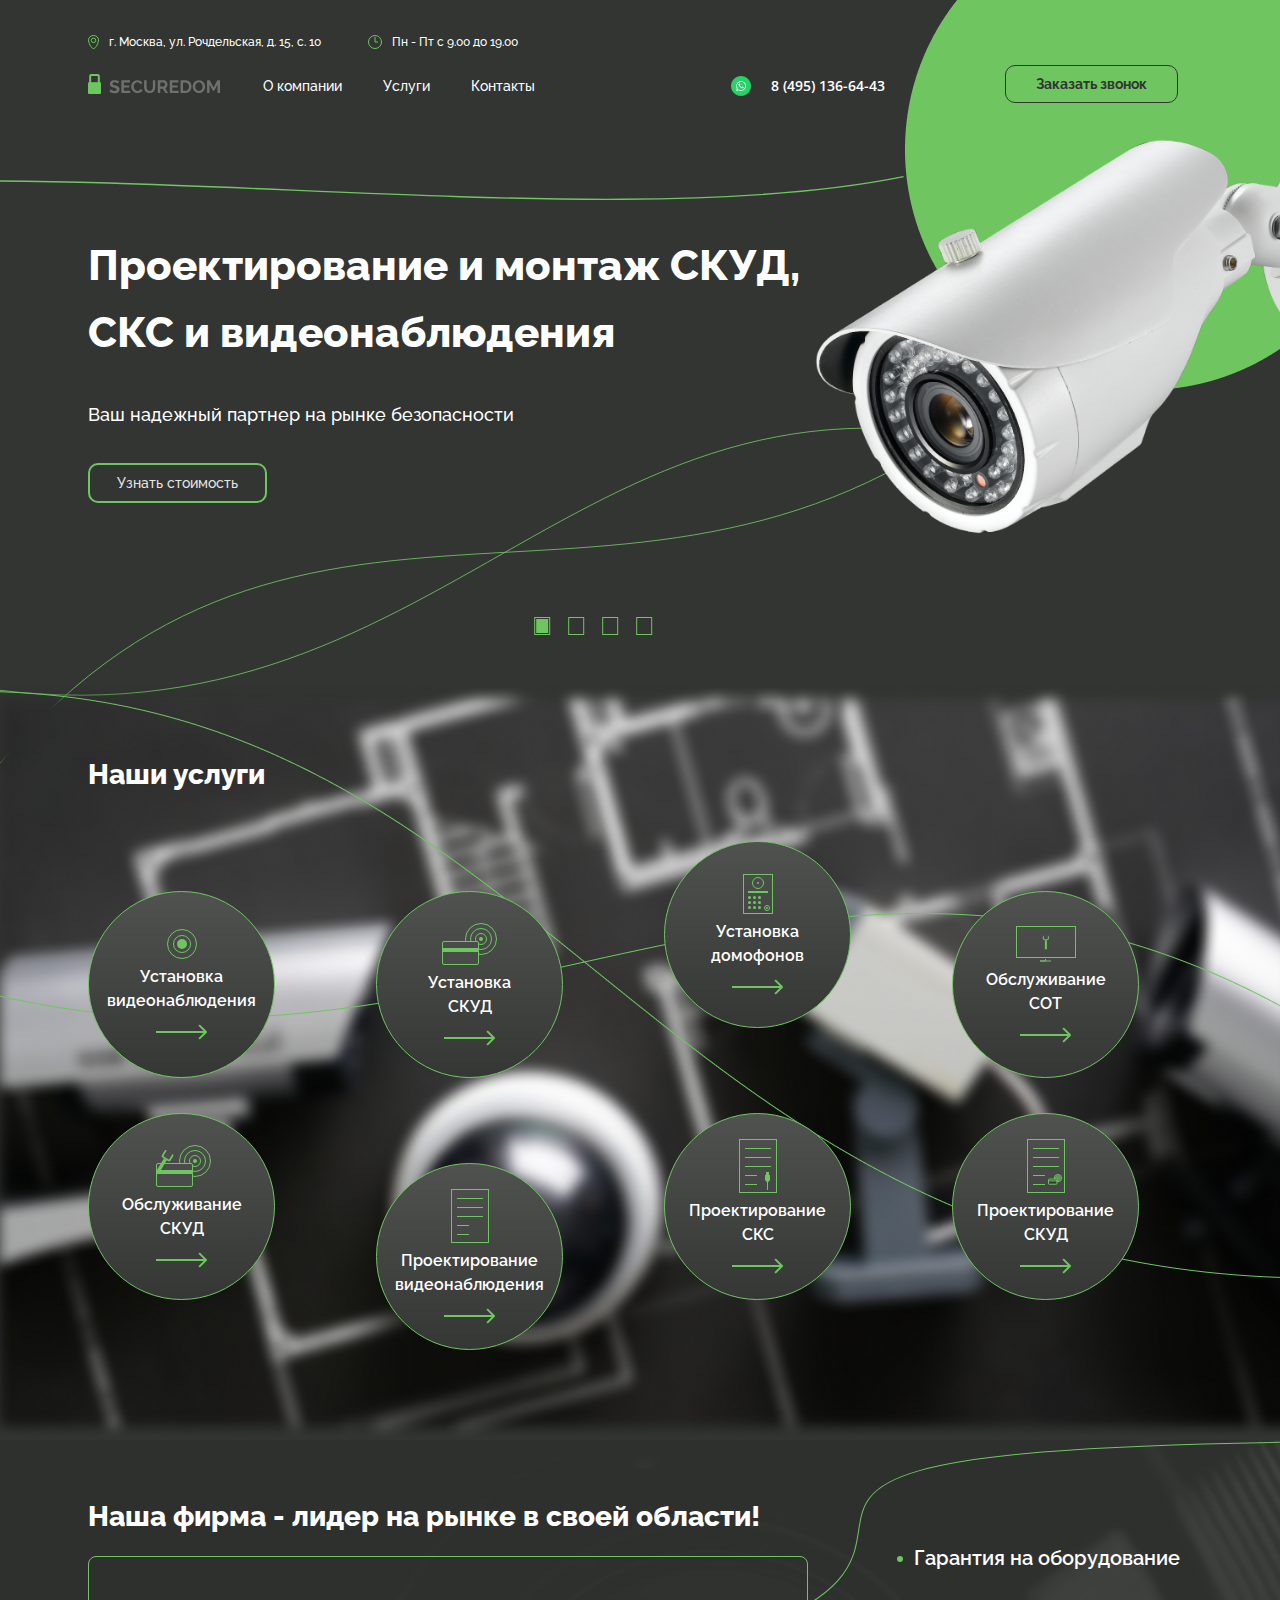
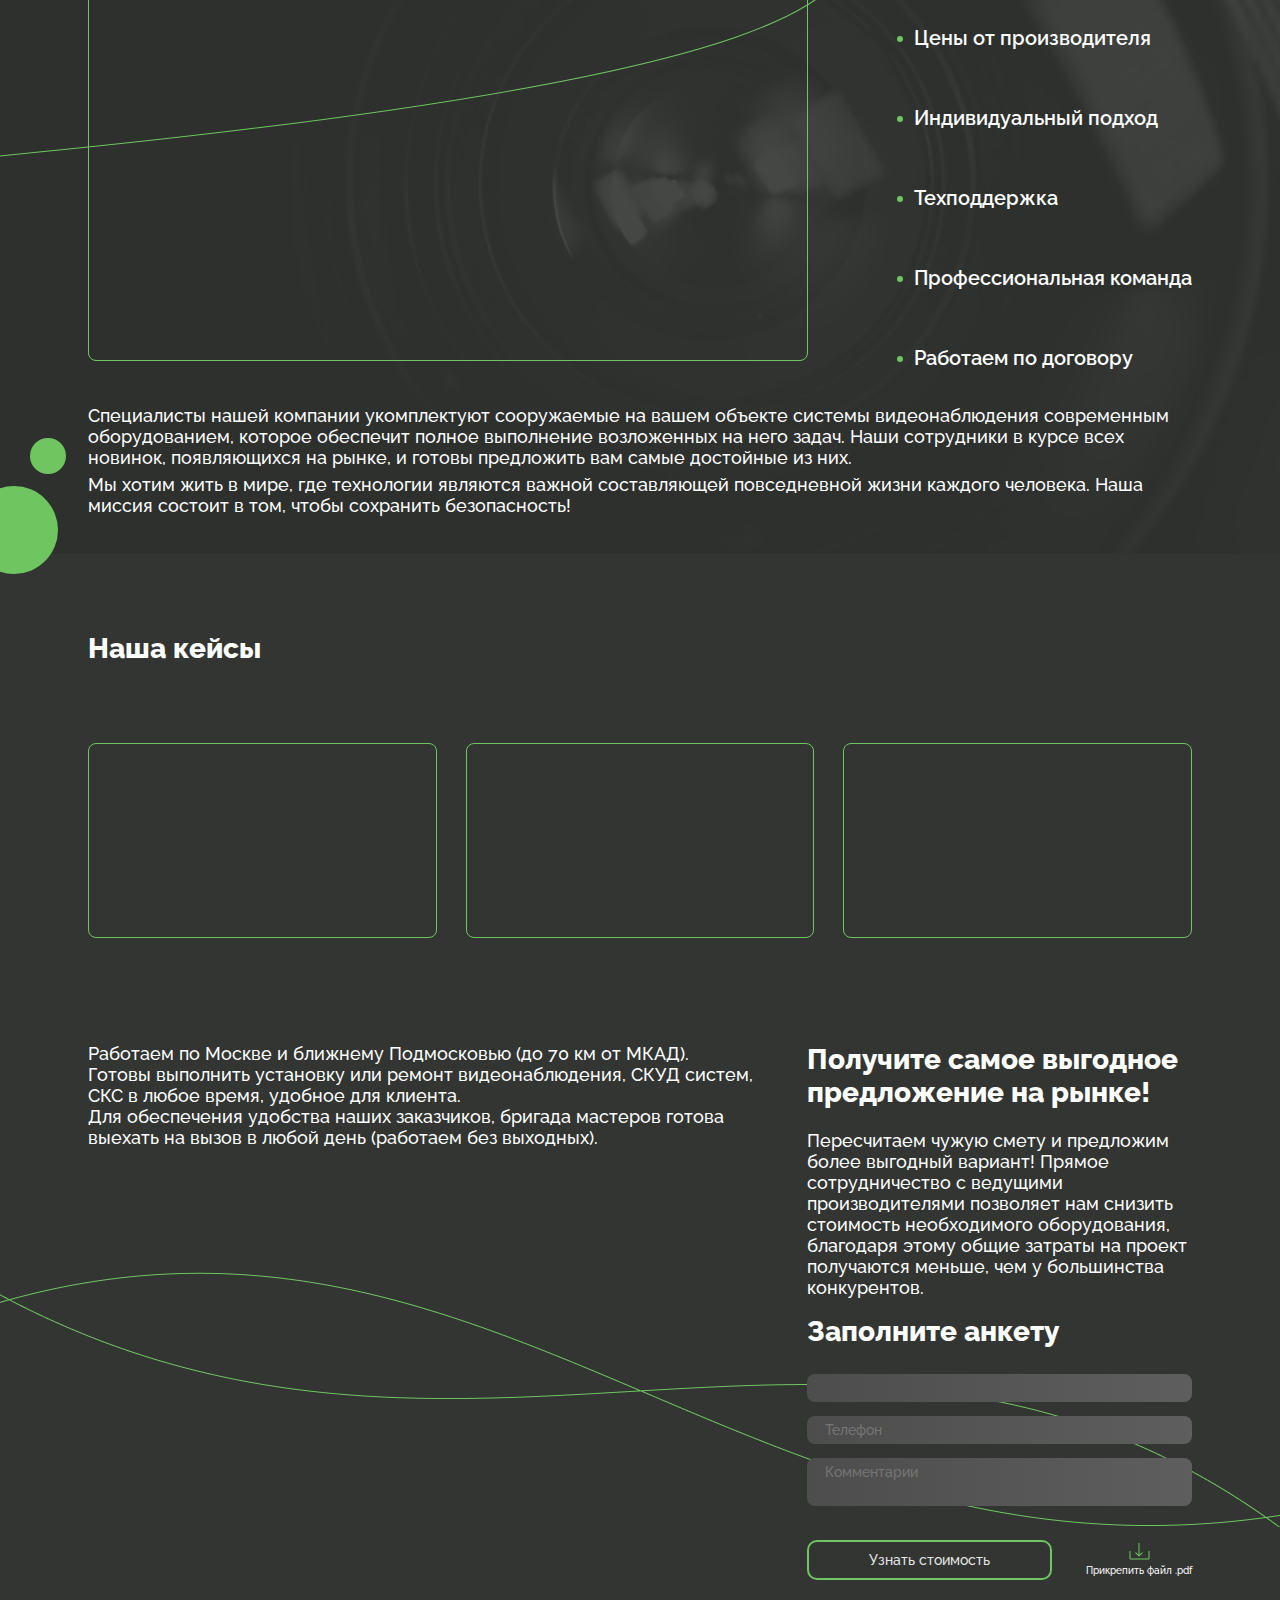
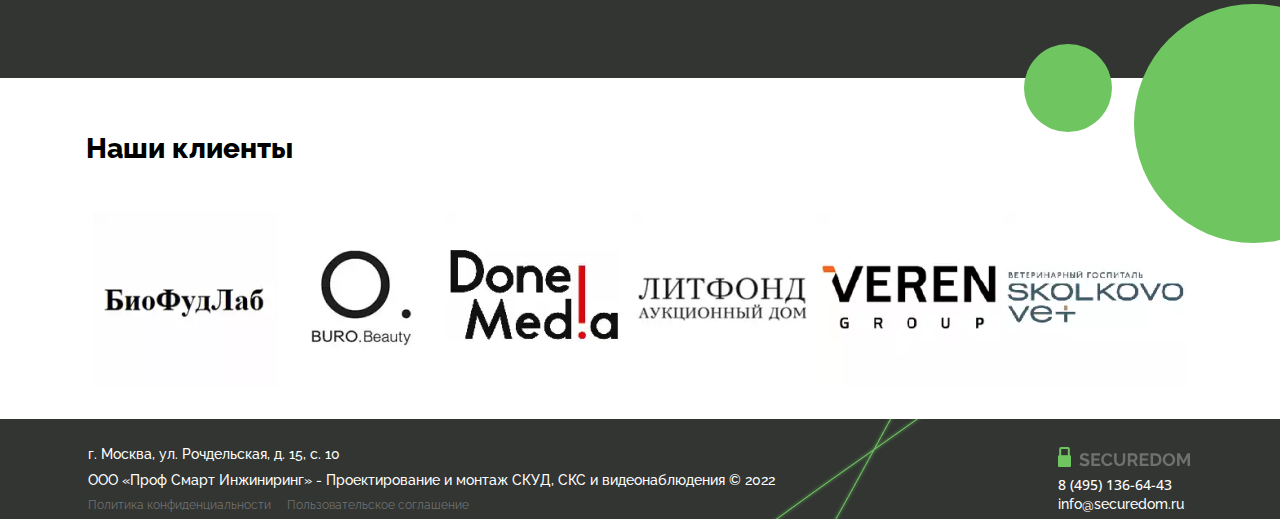
<file: index.html>
<!DOCTYPE html>
<html lang="ru">
<head>
   <meta charset="UTF-8">
   <meta http-equiv="X-UA-Compatible" content="IE=edge">
   <meta name="viewport" content="width=device-width, initial-scale=1.0">
   <title>Видеонаблюдение</title>
   <link rel="stylesheet" href="css/style.css"> 
</head>
<body>
<div class="wrapper">
	<header class="header">
		<span data-da=".menu__list, 960, 5">
				<a href="#" class="header__call">
					Заказать звонок
				</a>		
		</span>
		<div class="header__container">
			<div data-da=".menu__list, 960, 4" class="header__top">
				<p>
					<img src="img/header/location.svg" alt="">
					<span>
						г. Москва, ул. Рочдельская, д. 15, с. 10
					</span>
				</p>
				<p>
					<img src="img/header/time.svg" alt="">
					<span>
						Пн - Пт c 9.00 до 19.00
					</span>
				</p>
			</div>
			<div class="header__bottom">
				<div class="header__left">
					<a href="#" class="header__logo">
						<img src="img/header/logo.svg" alt="">
					</a>
					<nav class="header__menu menu">
						<ul class="menu__list">
							<li class="menu__item"><a href="" class="menu__link">О компании</a></li>
							<li class="menu__item"><a href="" class="menu__link">Услуги</a></li>
							<li class="menu__item"><a href="" class="menu__link">Контакты</a></li>
						</ul>
					</nav>
				</div>
				<div data-da=".menu__list, 960, 3"  class="header__socials">
					<a href="#" class="header__whatsapp">
						<img src="img/header/WhatsApp.svg" alt="">
					</a>					
					<a href="tel:84951366443" class="header__tel">8 (495) 136-64-43</a>
				</div>
				<div class="header__burger"><span></span></div>
			</div>
		</div>
	</header>
	<main class="page">
		<div class="main">
			<div class="main__container">
				<div class="main__slider">
					<div class="main__content">
						<div class="main__title">
							Проектирование и монтаж СКУД, <br>СКС и видеонаблюдения
						</div>
						<div class="main__subtitle">
							Ваш надежный партнер на рынке безопасности
						</div>
						<a href="#" class="main__button button">Узнать стоимость</a>
					</div>	
					<div class="main__content desktop">
						<div class="main__title">
							Проектирование и монтаж СКУД
						</div>
						<div class="main__subtitle">
							Ваш надежный партнер на рынке безопасности
						</div>
						<a href="#" class="main__button button">Узнать стоимость</a>
					</div>	
					<div class="main__content desktop">
						<div class="main__title">
							СКС и видеонаблюдения
						</div>
						<div class="main__subtitle">
							Ваш надежный партнер на рынке безопасности
						</div>
						<a href="#" class="main__button button">Узнать стоимость</a>
					</div>	
					<div class="main__content desktop">
						<div class="main__title">
							Проектирование и монтаж СКУД, <br>СКС и видеонаблюдения
						</div>
						<div class="main__subtitle">
							Ваш надежный партнер на рынке безопасности
						</div>
						<a href="#" class="main__button button">Узнать стоимость</a>
					</div>													
				</div>
				<div class="main__image">
					<img src="img/main/1.png" alt="">
				</div>
			</div>
		</div>
		<section class="services">
			<div class="services__container">
				<div class="services__title title">
					Наши услуги
				</div>
				<div class="services__cards">
					<div class="services__card">
						<div class="services__top">
							<img src="img/services/1.svg" alt="">
						</div>
						<p>
							Установка<br>видеонаблюдения
						</p>
						<div class="services__arrow">
							<img src="img/services/arrow.svg" alt="">
						</div>
					</div>
					<div class="services__card">
						<div class="services__top">
							<img src="img/services/2.svg" alt="">
						</div>
						<p>
							Установка <br>СКУД
						</p>
						<div class="services__arrow">
							<img src="img/services/arrow.svg" alt="">
						</div>
					</div>
					<div class="services__card">
						<div class="services__top">
							<img src="img/services/3.svg" alt="">
						</div>
						<p>
							Установка<br>домофонов
						</p>
						<div class="services__arrow">
							<img src="img/services/arrow.svg" alt="">
						</div>
					</div>
					<div class="services__card">
						<div class="services__top">
							<img src="img/services/4.svg" alt="">
						</div>
						<p>
							Обслуживание<br>СОТ
						</p>
						<div class="services__arrow">
							<img src="img/services/arrow.svg" alt="">
						</div>
					</div>
					<div class="services__card">
						<div class="services__top">
							<img src="img/services/5.svg" alt="">
						</div>
						<p>
							Обслуживание<br>СКУД
						</p>
						<div class="services__arrow">
							<img src="img/services/arrow.svg" alt="">
						</div>
					</div>
					<div class="services__card">
						<div class="services__top">
							<img src="img/services/6.svg" alt="">
						</div>
						<p>
							Проектирование<br>видеонаблюдения
						</p>
						<div class="services__arrow">
							<img src="img/services/arrow.svg" alt="">
						</div>
					</div>
					<div class="services__card">
						<div class="services__top">
							<img src="img/services/7.svg" alt="">
						</div>
						<p>
							Проектирование<br>СКС
						</p>
						<div class="services__arrow">
							<img src="img/services/arrow.svg" alt="">
						</div>
					</div>
					<div class="services__card">
						<div class="services__top">
							<img src="img/services/8.svg" alt="">
						</div>
						<p>
							Проектирование<br>СКУД
						</p>
						<div class="services__arrow">
							<img src="img/services/arrow.svg" alt="">
						</div>
					</div>

				</div>
			</div>
		</section>
		<div class="lider">
			<div class="lider__container">
				<div class="lider__title title">
					Наша фирма - лидер на рынке в своей области!
				</div>
				<div class="lider__body">
					<div class="lider__iframe">
						<iframe src="https://www.youtube.com/embed/4a6QxuYgMrs" title="YouTube video player" frameborder="0" allow="accelerometer; autoplay; clipboard-write; encrypted-media; gyroscope; picture-in-picture" allowfullscreen></iframe>
					</div>
					<ul class="lider__list">
						<li class="lider__item">
							Гарантия на оборудование
						</li>
						<li class="lider__item">
							Цены от производителя
						</li>
						<li class="lider__item">
							Индивидуальный подход 
						</li>
						<li class="lider__item">
							Техподдержка
						</li>
						<li class="lider__item">
							Профессиональная команда
						</li>
						<li class="lider__item">
							Работаем по договору
						</li>												
					</ul>
				</div>
				<div class="lider__text">
					<p>
						Специалисты нашей компании укомплектуют сооружаемые на вашем объекте системы видеонаблюдения современным оборудованием, которое обеспечит полное выполнение возложенных на него задач. Наши сотрудники в курсе всех новинок, появляющихся на рынке, и готовы предложить вам самые достойные из них.
					</p>
					<p>
						Мы хотим жить в мире, где технологии являются важной составляющей повседневной жизни каждого человека. Наша миссия состоит в том, чтобы сохранить безопасность!
					</p>
				</div>
			</div>
			<span></span>
		</div>
		<section class="cases">
			<div class="cases__container">
				<div class="cases__title title">
					Наша кейсы
				</div>
				<div class="cases__cards">
					<div class="cases__iframe">
						<iframe src="https://www.youtube.com/embed/4a6QxuYgMrs" title="YouTube video player" frameborder="0" allow="accelerometer; autoplay; clipboard-write; encrypted-media; gyroscope; picture-in-picture" allowfullscreen></iframe>
					</div>
					<div class="cases__iframe">
						<iframe src="https://www.youtube.com/embed/4a6QxuYgMrs" title="YouTube video player" frameborder="0" allow="accelerometer; autoplay; clipboard-write; encrypted-media; gyroscope; picture-in-picture" allowfullscreen></iframe>
					</div>
					<div class="cases__iframe">
						<iframe src="https://www.youtube.com/embed/4a6QxuYgMrs" title="YouTube video player" frameborder="0" allow="accelerometer; autoplay; clipboard-write; encrypted-media; gyroscope; picture-in-picture" allowfullscreen></iframe>
					</div>										
				</div>
			</div>
		</section>
		<div class="wework">
			<div class="wework__container">	
				<div class="wework__left">
					<div class="wework__text">
						Работаем по Москве и ближнему Подмосковью (до 70 км от МКАД).
						<br>Готовы выполнить установку или ремонт видеонаблюдения, СКУД систем, СКС в любое время, удобное для клиента.
						<br>Для обеспечения удобства наших заказчиков, бригада мастеров готова выехать на вызов в любой день (работаем без выходных).
					</div>
					<div class="wework__map">
						<iframe src="https://yandex.ru/map-widget/v1/?um=constructor%3Affd029aff454f61a3225a6627765da92309b41792681d26ca174c291f319fb2c&amp;source=constructor" frameborder="0"></iframe>
					</div>
				</div>
				<div class="wework__content">
					<div class="wework__title title">
						Получите самое выгодное предложение на рынке!
					</div>
					<div class="wework__subtitle">
						Пересчитаем чужую смету и предложим более выгодный вариант! Прямое сотрудничество с ведущими производителями позволяет нам снизить стоимость необходимого оборудования, благодаря этому общие затраты на проект получаются меньше, чем у большинства конкурентов.
					</div>
					<div class="wework__title title">
						Заполните анкету
					</div>					
					<form action="#" class="wework__form">
						<input type="text">
						<input type="text" placeholder="Телефон">
						<textarea placeholder="Комментарии"></textarea>
						<div class="wework__bottom">
							<a href="#" class="wework__button button">Узнать стоимость</a>
	                  <div class="wework__upload">
	                     <input onchange="readURL(this);" type="file" name="file" id="input__file" accept=".pdf">
	                     <label id="input__label" for="input__file">
	                        <img src="img/wework/upload.svg" alt="">
	                        <p>Прикрепить файл .pdf</p>
	                     </label>
	                 </div> 

						</div>
					</form>
				</div>
			</div>
		</div>
		<section class="clients">
			<span></span>
			<div class="clients__container">
				<div class="clients__title title">
					Наши клиенты
				</div>
				<div class="clients__cards">
					<img src="img/clients/1.png" alt="">
					<img src="img/clients/2.png" alt="">
					<img src="img/clients/3.png" alt="">
					<img src="img/clients/4.png" alt="">
					<img src="img/clients/5.png" alt="">
					<img src="img/clients/6.png" alt="">
				</div>
			</div>
		</section>
	</main>
	<footer class="footer">
		<div class="footer__container">
			<div class="footer__left">
				<p>
					г. Москва, ул. Рочдельская, д. 15, с. 10
				</p>
				<p>
					ООО «Проф Смарт Инжиниринг» - Проектирование и монтаж СКУД, СКС и видеонаблюдения © 2022
				</p>
				<div data-da=".footer__container, 930,last"class="footer__terms">
					<a href="#">Политика конфиденциальности</a>
					<a href="#">Пользовательское соглашение</a>
				</div>
			</div>
			<div class="footer__right">
				<img src="img/header/logo.svg" alt="">
				<a class="footer__tel" href="tel:84951366443">8 (495) 136-64-43</a>
				<a href="mailto:info@securedom.ru">info@securedom.ru</a>
			</div>
		</div>
	</footer>
</div>

<script src="https://code.jquery.com/jquery-3.6.0.min.js"></script>
<script src="js/slick.min.js"></script>
<script src="js/dynamicAdapt.js"></script>  
<script src="js/script.js"></script>  
</body>
</html>
</file>
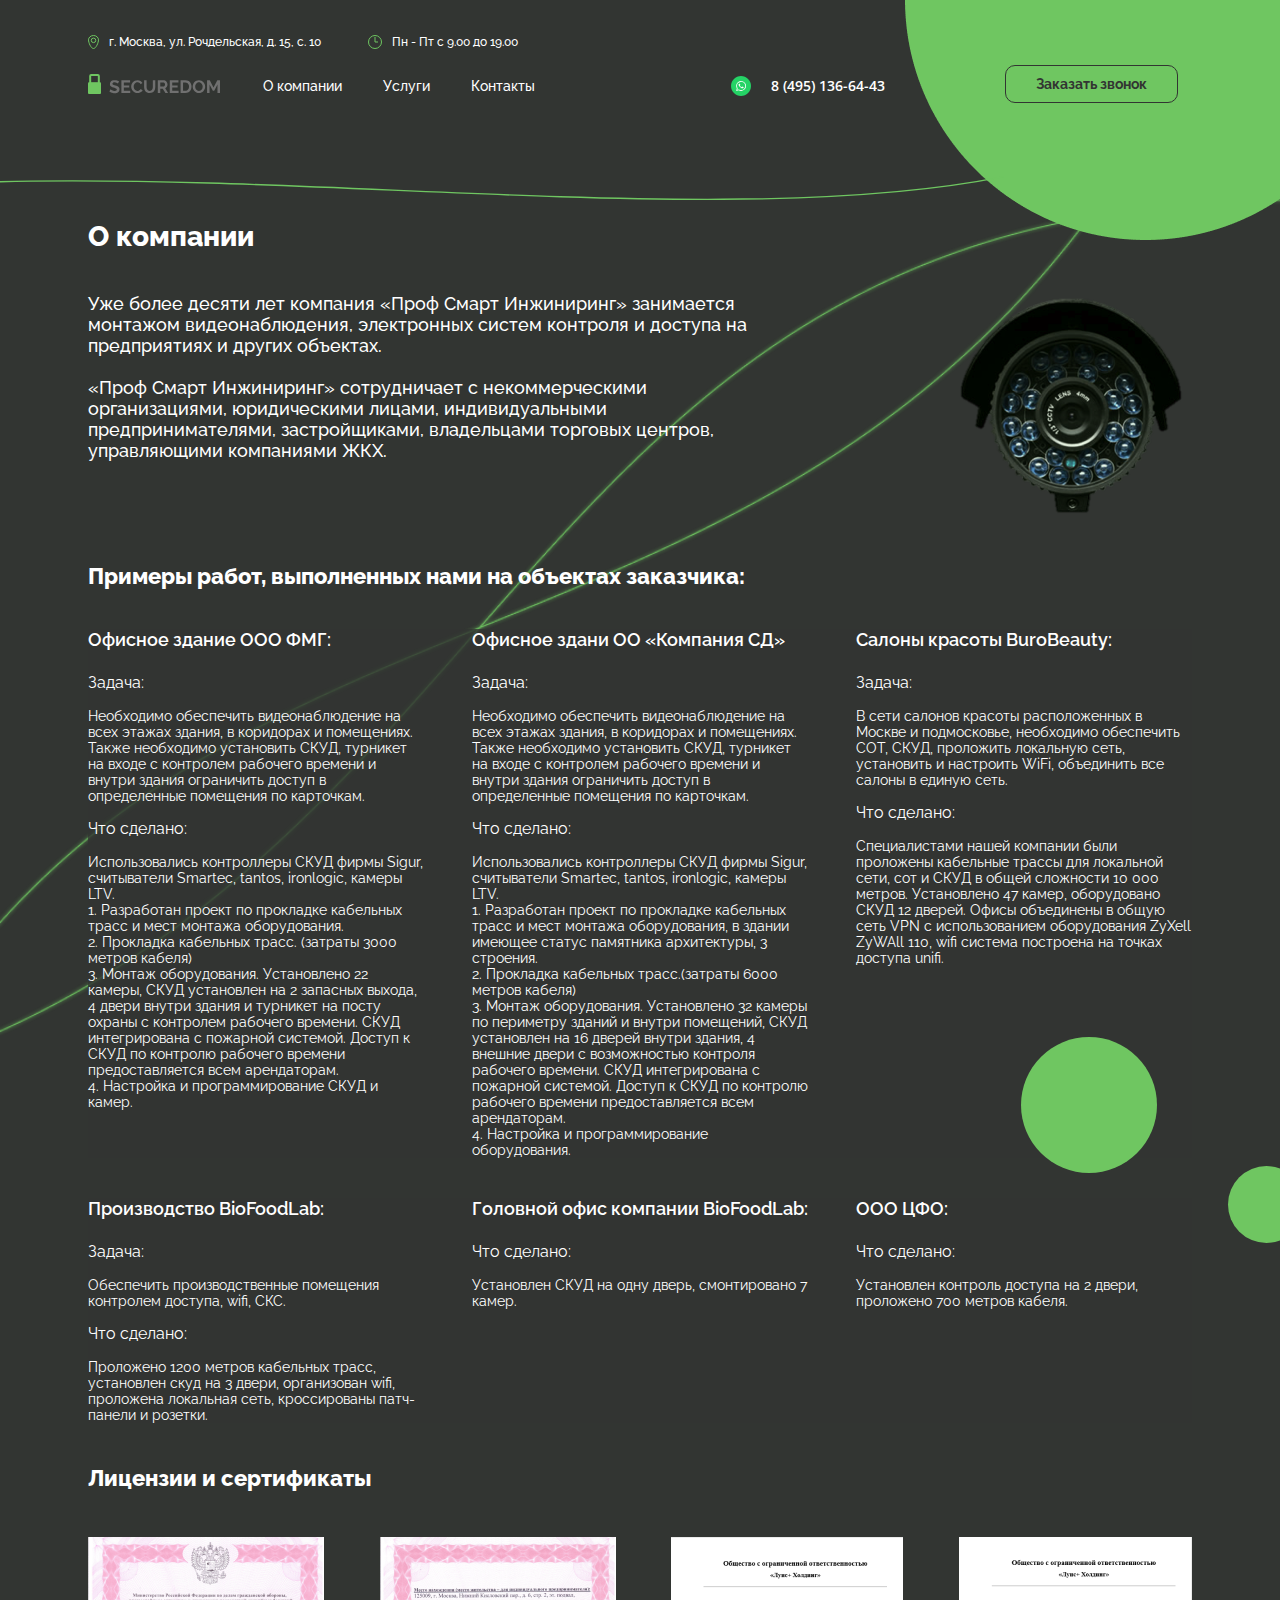
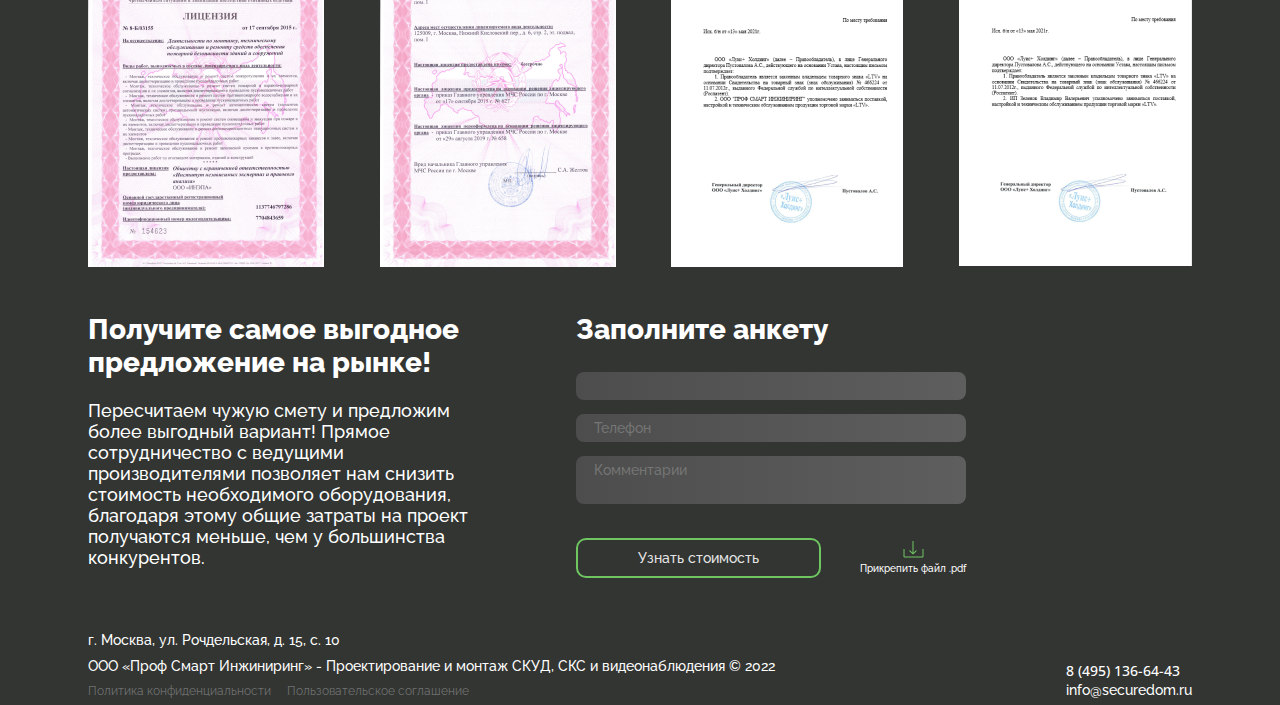
<file: company.html>
<!DOCTYPE html>
<html lang="ru">
<head>
   <meta charset="UTF-8">
   <meta http-equiv="X-UA-Compatible" content="IE=edge">
   <meta name="viewport" content="width=device-width, initial-scale=1.0">
   <title>Видеонаблюдение</title>
   <link rel="stylesheet" href="css/style.css"> 
</head>
<body>
<div class="wrapper">
	<header class="header header-other">
		<span data-da=".menu__list, 960, 5">
				<a href="#" class="header__call">
					Заказать звонок
				</a>		
		</span>
		<div class="header__container">
			<div data-da=".menu__list, 960, 4" class="header__top">
				<p>
					<img src="img/header/location.svg" alt="">
					<span>
						г. Москва, ул. Рочдельская, д. 15, с. 10
					</span>
				</p>
				<p>
					<img src="img/header/time.svg" alt="">
					<span>
						Пн - Пт c 9.00 до 19.00
					</span>
				</p>
			</div>
			<div class="header__bottom">
				<div class="header__left">
					<a href="#" class="header__logo">
						<img src="img/header/logo.svg" alt="">
					</a>
					<nav class="header__menu menu">
						<ul class="menu__list">
							<li class="menu__item"><a href="" class="menu__link">О компании</a></li>
							<li class="menu__item"><a href="" class="menu__link">Услуги</a></li>
							<li class="menu__item"><a href="" class="menu__link">Контакты</a></li>
						</ul>
					</nav>
				</div>
				<div data-da=".menu__list, 960, 3"  class="header__socials">
					<a href="#" class="header__whatsapp">
						<img src="img/header/WhatsApp.svg" alt="">
					</a>					
					<a href="tel:84951366443" class="header__tel">8 (495) 136-64-43</a>
				</div>
				<div class="header__burger"><span></span></div>
			</div>
		</div>
	</header>
	<main class="page">
		<div class="company">
			<div class="company__container">
				<div class="company__title title">
					О компании
				</div>
				<div class="company__information">
					<div class="company__left">
						Уже более десяти лет компания «Проф Смарт Инжиниринг» занимается монтажом видеонаблюдения, электронных систем контроля и доступа на предприятиях и других объектах.
						<br><br>
						«Проф Смарт Инжиниринг» сотрудничает с некоммерческими организациями, юридическими лицами, индивидуальными предпринимателями, застройщиками, владельцами торговых центров, управляющими компаниями ЖКХ.
					</div>
					<div class="company__image">
						<img src="img/company/1.png" alt="">
					</div>
				</div>
				<div class="company__subtitle">
					Примеры работ, выполненных нами на объектах заказчика:
				</div>
				<div class="company__cards">
					<div class="company__column">
						<p>
							Офисное здание ООО ФМГ:
						</p>
						<span>Задача:</span>
						<br>
						Необходимо обеспечить видеонаблюдение на всех этажах здания, в коридорах и помещениях. Также необходимо установить СКУД, турникет на входе с контролем рабочего времени и внутри здания ограничить доступ в определенные помещения по карточкам.
						<br><br>
						<span>Что сделано:</span>
						<br>
						Использовались контроллеры СКУД фирмы Sigur, считыватели Smartec, tantos, ironlogic, камеры LTV. <br>
						1. Разработан проект по прокладке кабельных трасс и мест монтажа оборудования. <br>
						2. Прокладка кабельных трасс. (затраты 3000 метров кабеля) <br>
						3. Монтаж оборудования. Установлено 22 камеры, СКУД установлен на 2 запасных выхода, 4 двери внутри здания и турникет на посту охраны с контролем рабочего времени. СКУД интегрирована с пожарной системой. Доступ к СКУД по контролю рабочего времени предоставляется всем арендаторам. <br>
						4. Настройка и программирование СКУД и камер.
					</div>
					<div class="company__column">
						<p>
							Офисное здани ОО «Компания СД»
						</p>
						<span>Задача:</span>
						<br>
						Необходимо обеспечить видеонаблюдение на всех этажах здания, в коридорах и помещениях. Также необходимо установить СКУД, турникет на входе с контролем рабочего времени и внутри здания ограничить доступ в определенные помещения по карточкам.
						<br><br>
						<span>Что сделано:</span>
						<br>
						Использовались контроллеры СКУД фирмы Sigur, считыватели Smartec, tantos, ironlogic, камеры LTV. <br>
						1. Разработан проект по прокладке кабельных трасс и мест монтажа оборудования, в здании имеющее статус памятника архитектуры, 3 строения. <br>
						2. Прокладка кабельных трасс.(затраты 6000 метров кабеля) <br>
						3. Монтаж оборудования. Установлено 32 камеры по периметру зданий и внутри помещений, СКУД установлен на 16 дверей внутри здания, 4 внешние двери с возможностью контроля рабочего времени. СКУД интегрирована с пожарной системой. Доступ к СКУД по контролю рабочего времени предоставляется всем арендаторам. <br>
						4. Настройка и программирование оборудования. <br>
					</div>	
					<div class="company__column">
						<p>
							Салоны красоты BuroBeauty:
						</p>
						<span>Задача:</span>
						<br>
						В сети салонов красоты расположенных в Москве и подмосковье, необходимо обеспечить СОТ, СКУД, проложить локальную сеть, установить и настроить WiFi, объединить все салоны в единую сеть.
						<br><br>
						<span>Что сделано:</span>
						<br>
						Специалистами нашей компании были проложены кабельные трассы для локальной сети, сот и СКУД в общей сложности 10 000 метров. Установлено 47 камер, оборудовано СКУД 12 дверей. Офисы объединены в общую сеть VPN с использованием оборудования ZyXell ZyWAll 110, wifi система построена на точках доступа unifi.
					</div>	
				</div>
				<div class="company__cards">
					<div class="company__column">
						<p>
							Производство BioFoodLab:
						</p>
						<span>Задача:</span>
						<br>
						Обеспечить производственные помещения контролем доступа, wifi, СКС.
						<br><br>
						<span>Что сделано:</span>
						<br>
						Проложено 1200 метров кабельных трасс, установлен скуд на 3 двери, организован wifi, проложена локальная сеть, кроссированы патч-панели и розетки. 
					</div>
					<div class="company__column">
						<p>
							Головной офис компании BioFoodLab:
						</p>
						<span>Что сделано:</span>
						<br>
						Установлен СКУД на одну дверь, смонтировано 7 камер.
					</div>	
					<div class="company__column">
						<p>
							ООО ЦФО:
						</p>
						<span>Что сделано:</span>
						<br>
						Установлен контроль доступа на 2 двери, проложено 700 метров кабеля.						
					</div>	
				</div>				
			</div>
		</div>
		<div class="sertification">
			<div class="sertification__container">
				<div class="sertification__title">
					Лицензии и сертификаты
				</div>
				<div class="sertification__items">
					<div class="sertification__item">
						<img src="img/company/s1.png" alt="">
					</div>
					<div class="sertification__item">
						<img src="img/company/s2.png" alt="">
					</div>	
					<div class="sertification__item">
						<img src="img/company/s3.png" alt="">
					</div>
					<div class="sertification__item">
						<img src="img/company/s4.png" alt="">
					</div>										
				</div>
			</div>
		</div>
		<div class="company-wework">
			<div class="company-wework__container">
				<div class="company-wework__left">
					<div class="company-wework__title title">
						Получите самое выгодное предложение на рынке!
					</div>
					<div class="company-wework__subtitle">
						Пересчитаем чужую смету и предложим более выгодный вариант! Прямое сотрудничество с ведущими производителями позволяет нам снизить стоимость необходимого оборудования, благодаря этому общие затраты на проект получаются меньше, чем у большинства конкурентов.
					</div>					
				</div>
				<div class="company-wework__right">
					<div class="company-wework__title title">
						Заполните анкету
					</div>					
					<form action="#" class="company-wework__form">
						<input type="text">
						<input type="text" placeholder="Телефон">
						<textarea placeholder="Комментарии"></textarea>
						<div class="company-wework__bottom">
							<a href="#" class="company-wework__button button">Узнать стоимость</a>
		               <div class="company-wework__upload">
		                  <input onchange="readURL(this);" type="file" name="file" id="input__file" accept=".pdf">
		                  <label id="input__label" for="input__file">
		                     <img src="img/wework/upload.svg" alt="">
		                     <p>Прикрепить файл .pdf</p>
		                  </label>
		              </div> 
						</div>
					</form>						
				</div>
			</div>
		</div>		
	</main>
	<footer class="footer footer-without">
		<div class="footer__container">
			<div class="footer__left">
				<p>
					г. Москва, ул. Рочдельская, д. 15, с. 10
				</p>
				<p>
					ООО «Проф Смарт Инжиниринг» - Проектирование и монтаж СКУД, СКС и видеонаблюдения © 2022
				</p>
				<div data-da=".footer__container, 930,last"class="footer__terms">
					<a href="#">Политика конфиденциальности</a>
					<a href="#">Пользовательское соглашение</a>
				</div>
			</div>
			<div class="footer__right">
				<a class="footer__tel" href="tel:84951366443">8 (495) 136-64-43</a>
				<a href="mailto:info@securedom.ru">info@securedom.ru</a>
			</div>
		</div>
	</footer>
</div>

<script src="https://code.jquery.com/jquery-3.6.0.min.js"></script>
<script src="js/slick.min.js"></script>
<script src="js/dynamicAdapt.js"></script>  
<script src="js/script.js"></script>  
</body>
</html>
</file>
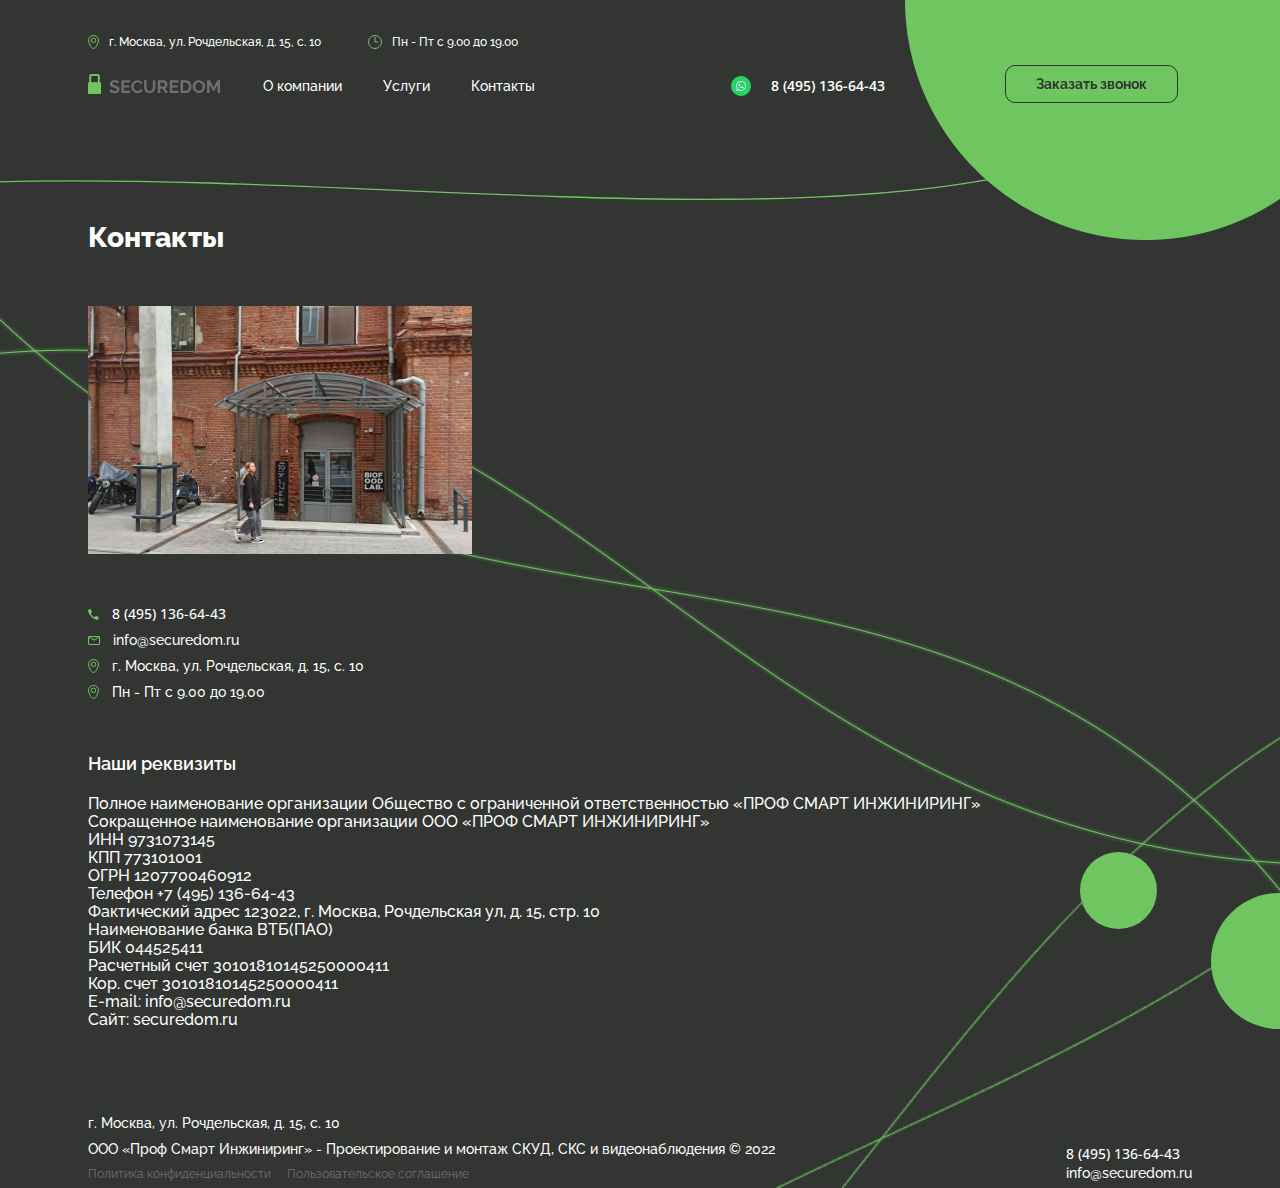
<file: contacts.html>
<!DOCTYPE html>
<html lang="ru">
<head>
   <meta charset="UTF-8">
   <meta http-equiv="X-UA-Compatible" content="IE=edge">
   <meta name="viewport" content="width=device-width, initial-scale=1.0">
   <title>Видеонаблюдение</title>
   <link rel="stylesheet" href="css/style.css"> 
</head>
<body>
<div class="wrapper">
	<header class="header header-other">
		<span data-da=".menu__list, 960, 5">
				<a href="#" class="header__call">
					Заказать звонок
				</a>		
		</span>
		<div class="header__container">
			<div data-da=".menu__list, 960, 4" class="header__top">
				<p>
					<img src="img/header/location.svg" alt="">
					<span>
						г. Москва, ул. Рочдельская, д. 15, с. 10
					</span>
				</p>
				<p>
					<img src="img/header/time.svg" alt="">
					<span>
						Пн - Пт c 9.00 до 19.00
					</span>
				</p>
			</div>
			<div class="header__bottom">
				<div class="header__left">
					<a href="#" class="header__logo">
						<img src="img/header/logo.svg" alt="">
					</a>
					<nav class="header__menu menu">
						<ul class="menu__list">
							<li class="menu__item"><a href="" class="menu__link">О компании</a></li>
							<li class="menu__item"><a href="" class="menu__link">Услуги</a></li>
							<li class="menu__item"><a href="" class="menu__link">Контакты</a></li>
						</ul>
					</nav>
				</div>
				<div data-da=".menu__list, 960, 3"  class="header__socials">
					<a href="#" class="header__whatsapp">
						<img src="img/header/WhatsApp.svg" alt="">
					</a>					
					<a href="tel:84951366443" class="header__tel">8 (495) 136-64-43</a>
				</div>
				<div class="header__burger"><span></span></div>
			</div>
		</div>
	</header>
	<main class="page">
		<section class="contacts">
			<div class="contacts__container">
				<div class="contacts__title title">
					Контакты
				</div>
				<div class="contacts__body">
					<div class="contacts__left">
						<div class="contacts__preview">
							<img src="img/contacts/photo.png" alt="">
						</div>
						<div class="contacts__info">
							<a href="tel:84951366443">
								<img src="img/contacts/1.svg" alt="">
								<span>
									8 (495) 136-64-43
								</span>
							</a>
							<a href="mailto:info@securedom.ru">
								<img src="img/contacts/2.svg" alt="">
								<span>
									info@securedom.ru
								</span>
							</a>
							<p>
								<img src="img/contacts/3.svg" alt="">
								<span>
									г. Москва, ул. Рочдельская, д. 15, с. 10
								</span>
							</p>	
							<p>
								<img src="img/contacts/3.svg" alt="">
								<span>
									Пн - Пт c 9.00 до 19.00
								</span>
							</p>														
						</div>
					</div>
					<div class="contacts__map">
						<iframe src="https://yandex.ru/map-widget/v1/?um=constructor%3A39a2d43f2e3f05eb77a2c4fa9618d127f3f7263b11cc25035aad8c3639731a94&amp;source=constructor" frameborder="0"></iframe>
					</div>
				</div>
				<div class="contacts__text">
					<p>Наши реквизиты</p>
					Полное наименование организации	Общество с ограниченной ответственностью «ПРОФ СМАРТ ИНЖИНИРИНГ» <br>
					Сокращенное наименование организации	ООО «ПРОФ СМАРТ ИНЖИНИРИНГ» <br>
					ИНН	9731073145 <br>
					КПП	773101001 <br>
					ОГРН	1207700460912 <br>
					Телефон	+7 (495) 136-64-43 <br>
					Фактический адрес	123022, г. Москва, Рочдельская ул, д. 15, стр. 10 <br>
					Наименование банка	ВТБ(ПАО) <br>
					БИК	044525411 <br>
					Расчетный счет	30101810145250000411 <br>
					Кор. счет	30101810145250000411 <br>
					E-mail:	info@securedom.ru <br>
					Сайт:	securedom.ru
				</div>
			</div>
		</section>
	</main>
	<footer class="footer footer-other">
		<div class="footer__container">
			<div class="footer__left">
				<p>
					г. Москва, ул. Рочдельская, д. 15, с. 10
				</p>
				<p>
					ООО «Проф Смарт Инжиниринг» - Проектирование и монтаж СКУД, СКС и видеонаблюдения © 2022
				</p>
				<div data-da=".footer__container, 930,last"class="footer__terms">
					<a href="#">Политика конфиденциальности</a>
					<a href="#">Пользовательское соглашение</a>
				</div>
			</div>
			<div class="footer__right">
				<a class="footer__tel" href="tel:84951366443">8 (495) 136-64-43</a>
				<a href="mailto:info@securedom.ru">info@securedom.ru</a>
			</div>
		</div>
	</footer>
</div>

<script src="https://code.jquery.com/jquery-3.6.0.min.js"></script>
<script src="js/slick.min.js"></script>
<script src="js/dynamicAdapt.js"></script>  
<script src="js/script.js"></script>  
</body>
</html>
</file>
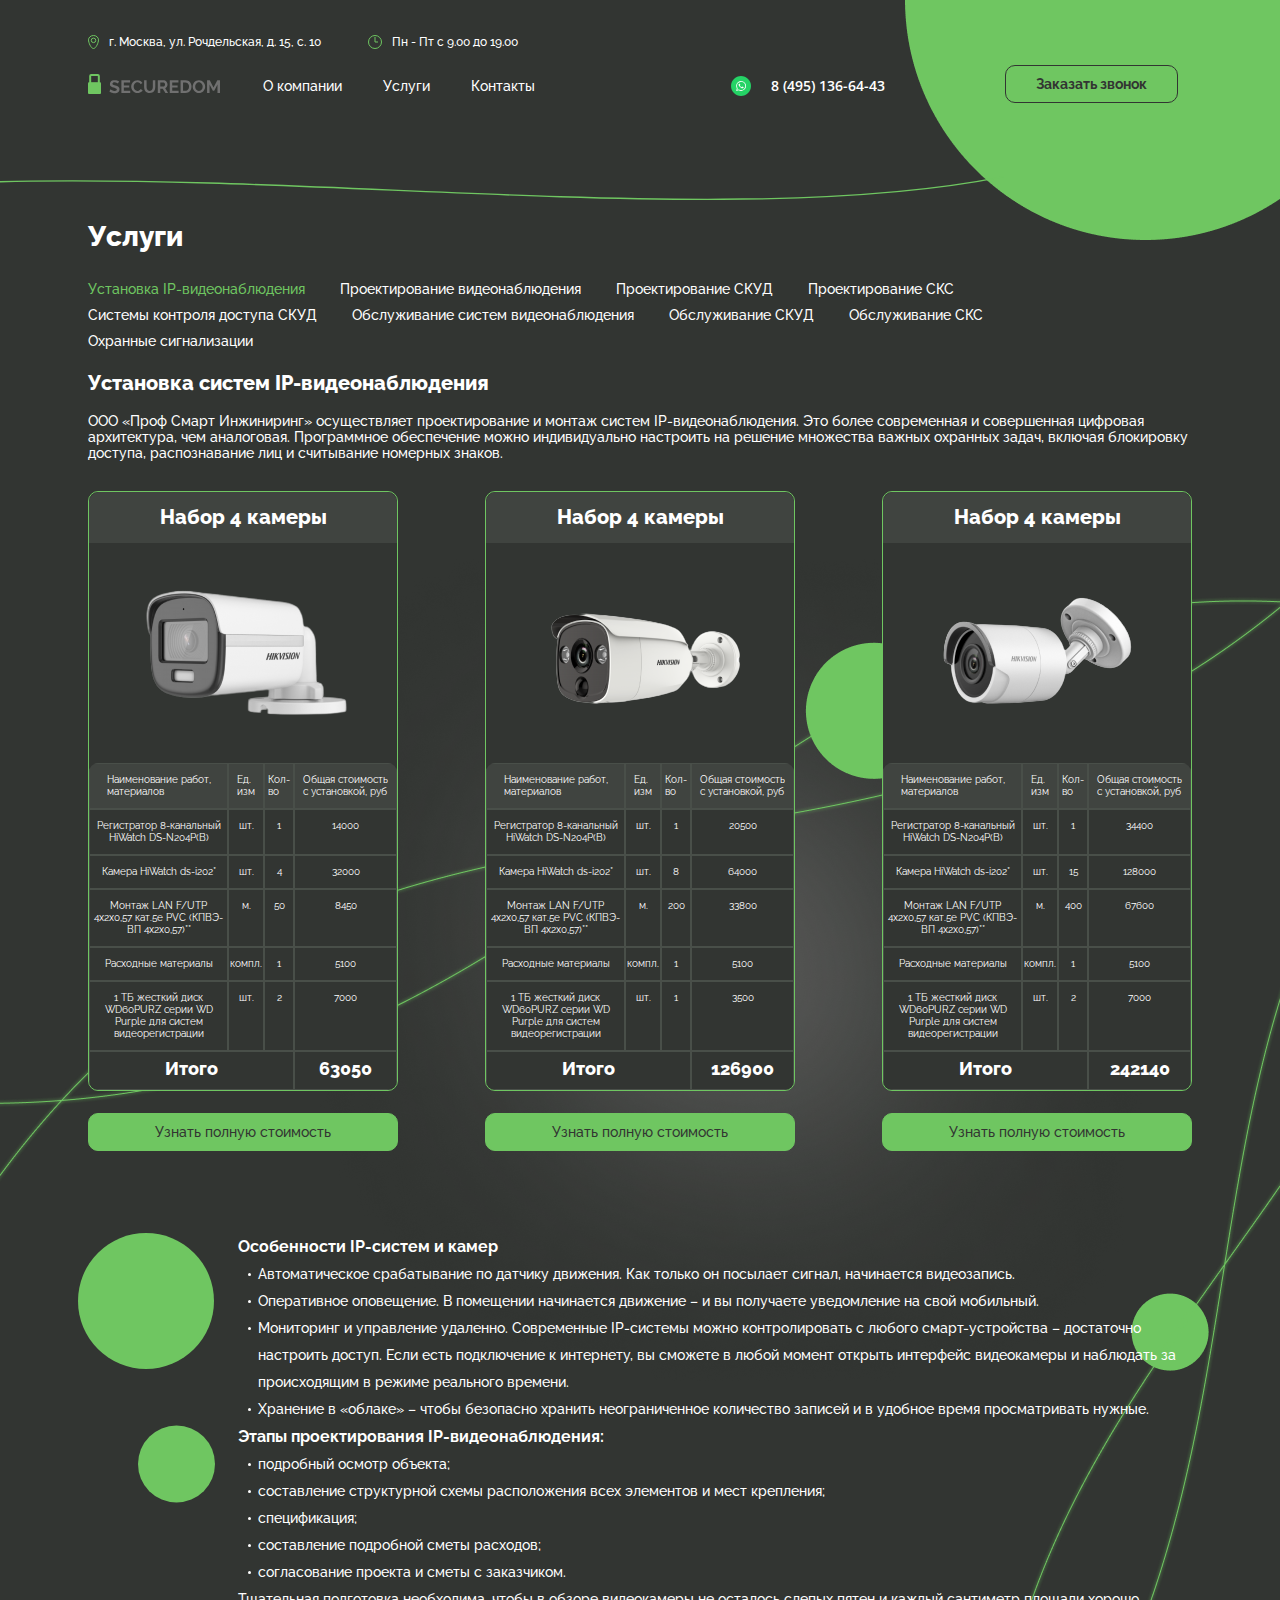
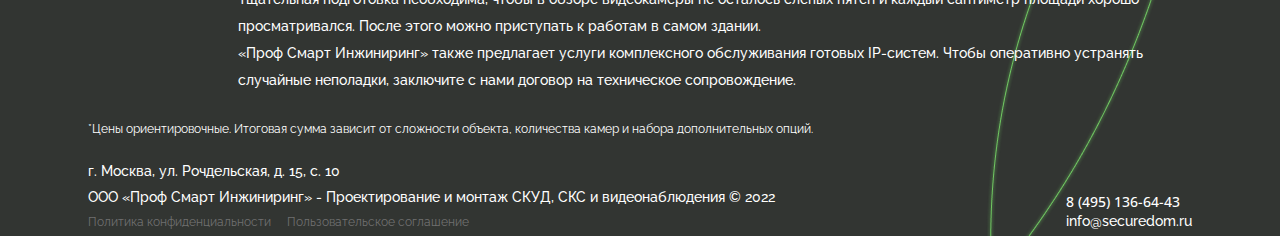
<file: maintenance.html>
<!DOCTYPE html>
<html lang="ru">
<head>
   <meta charset="UTF-8">
   <meta http-equiv="X-UA-Compatible" content="IE=edge">
   <meta name="viewport" content="width=device-width, initial-scale=1.0">
   <title>Видеонаблюдение</title>
   <link rel="stylesheet" href="css/style.css"> 
</head>
<body>
<div class="wrapper">
	<header class="header header-other">
		<span data-da=".menu__list, 960, 5">
				<a href="#" class="header__call">
					Заказать звонок
				</a>		
		</span>
		<div class="header__container">
			<div data-da=".menu__list, 960, 4" class="header__top">
				<p>
					<img src="img/header/location.svg" alt="">
					<span>
						г. Москва, ул. Рочдельская, д. 15, с. 10
					</span>
				</p>
				<p>
					<img src="img/header/time.svg" alt="">
					<span>
						Пн - Пт c 9.00 до 19.00
					</span>
				</p>
			</div>
			<div class="header__bottom">
				<div class="header__left">
					<a href="#" class="header__logo">
						<img src="img/header/logo.svg" alt="">
					</a>
					<nav class="header__menu menu">
						<ul class="menu__list">
							<li class="menu__item"><a href="" class="menu__link">О компании</a></li>
							<li class="menu__item"><a href="" class="menu__link">Услуги</a></li>
							<li class="menu__item"><a href="" class="menu__link">Контакты</a></li>
						</ul>
					</nav>
				</div>
				<div data-da=".menu__list, 960, 3"  class="header__socials">
					<a href="#" class="header__whatsapp">
						<img src="img/header/WhatsApp.svg" alt="">
					</a>					
					<a href="tel:84951366443" class="header__tel">8 (495) 136-64-43</a>
				</div>
				<div class="header__burger"><span></span></div>
			</div>
		</div>
	</header>
	<main class="page">
		<div class="maintenance">
			<div class="maintenance__container">
				<div class="maintenance__title title">
					Услуги
				</div>
				<div class="maintenance__tabs tabs">
					<div class="tabs__item tabs__item-1 active">
						Установка IP-видеонаблюдения 
					</div>
					<div class="tabs__item tabs__item-2">
						Проектирование видеонаблюдения
					</div>
					<div class="tabs__item tabs__item-3">
						Проектирование СКУД 
					</div>
					<div class="tabs__item tabs__item-4">
						Проектирование СКС
					</div>	
					<div class="tabs__item tabs__item-5">
						Системы контроля доступа СКУД
					</div>
					<div class="tabs__item tabs__item-6">
						Обслуживание систем видеонаблюдения
					</div>
					<div class="tabs__item tabs__item-7">
						Обслуживание СКУД
					</div>
					<div class="tabs__item tabs__item-8">
						Обслуживание СКС
					</div>	
					<div class="tabs__item tabs__item-9">
						Охранные сигнализации 
					</div>																				
				</div>
				<div class="tabs__body target" id="tab_01">
					<div class="tabs__title">
						Установка систем IP-видеонаблюдения
					</div>
					<div class="tabs__text">
						ООО «Проф Смарт Инжиниринг» осуществляет проектирование и монтаж систем IP-видеонаблюдения. Это более современная и совершенная цифровая архитектура, чем аналоговая. Программное обеспечение можно индивидуально настроить на решение множества важных охранных задач, включая блокировку доступа, распознавание лиц и считывание номерных знаков.
					</div>
					<div class="tabs__cards">
						<div class="tabs__column">
							<div class="tabs__card">
								<div class="tabs__name">
									Набор 4 камеры
								</div>
								<div class="tabs__image">
									<img src="img/maintenance/1.png" alt="">
								</div>
								<div class="tabs__grid">
									<p>
										Наименование работ, <br>материалов
									</p>
									<p>
										Ед. <br>изм
									</p>
									<p>
										Кол-<br>во
									</p>
									<p>
										Общая стоимость <br>с установкой, руб
									</p>
									<span>Регистратор 8-канальный HiWatch DS-N204P(B)</span>
									<span>шт.</span>
									<span>1</span>
									<span>14000</span>
									<span>Камера HiWatch ds-i202*</span>
									<span>шт.</span>
									<span>4</span>
									<span>32000</span>
									<span>Монтаж LAN F/UTP 4x2x0,57 кат.5e PVC (КПВЭ-ВП 4x2x0,57)**</span>
									<span>м.</span>
									<span>50</span>
									<span>8450</span>
									<span>Расходные материалы </span>
									<span>компл.</span>
									<span>1</span>
									<span>5100</span>
									<span>1 ТБ жесткий диск WD60PURZ серии WD Purple для систем видеорегистрации</span>
									<span>шт.</span>
									<span>2</span>
									<span>7000</span>
									<b class="big">
										Итого
									</b>
									<b>
										63050
									</b>
								</div>
							</div>	
							<a href="#" class="tabs__button">Узнать полную стоимость</a>						
						</div>
						<div class="tabs__column">
							<div class="tabs__card">
								<div class="tabs__name">
									Набор 4 камеры
								</div>
								<div class="tabs__image">
									<img src="img/maintenance/2.png" alt="">
								</div>
								<div class="tabs__grid">
									<p>
										Наименование работ, <br>материалов
									</p>
									<p>
										Ед. <br>изм
									</p>
									<p>
										Кол-<br>во
									</p>
									<p>
										Общая стоимость <br>с установкой, руб
									</p>
									<span>Регистратор 8-канальный HiWatch DS-N204P(B)</span>
									<span>шт.</span>
									<span>1</span>
									<span>20500</span>
									<span>Камера HiWatch ds-i202*</span>
									<span>шт.</span>
									<span>8</span>
									<span>64000</span>
									<span>Монтаж LAN F/UTP 4x2x0,57 кат.5e PVC (КПВЭ-ВП 4x2x0,57)**</span>
									<span>м.</span>
									<span>200</span>
									<span>33800</span>
									<span>Расходные материалы </span>
									<span>компл.</span>
									<span>1</span>
									<span>5100</span>
									<span>1 ТБ жесткий диск WD60PURZ серии WD Purple для систем видеорегистрации</span>
									<span>шт.</span>
									<span>1</span>
									<span>3500</span>
									<b class="big">
										Итого
									</b>
									<b>
										126900
									</b>
								</div>
							</div>	
							<a href="#" class="tabs__button">Узнать полную стоимость</a>						
						</div>
						<div class="tabs__column">
							<div class="tabs__card">
								<div class="tabs__name">
									Набор 4 камеры
								</div>
								<div class="tabs__image">
									<img src="img/maintenance/3.png" alt="">
								</div>
								<div class="tabs__grid">
									<p>
										Наименование работ, <br>материалов
									</p>
									<p>
										Ед. <br>изм
									</p>
									<p>
										Кол-<br>во
									</p>
									<p>
										Общая стоимость <br>с установкой, руб
									</p>
									<span>Регистратор 8-канальный HiWatch DS-N204P(B)</span>
									<span>шт.</span>
									<span>1</span>
									<span>34400</span>
									<span>Камера HiWatch ds-i202*</span>
									<span>шт.</span>
									<span>15</span>
									<span>128000</span>
									<span>Монтаж LAN F/UTP 4x2x0,57 кат.5e PVC (КПВЭ-ВП 4x2x0,57)**</span>
									<span>м.</span>
									<span>400</span>
									<span>67600</span>
									<span>Расходные материалы </span>
									<span>компл.</span>
									<span>1</span>
									<span>5100</span>
									<span>1 ТБ жесткий диск WD60PURZ серии WD Purple для систем видеорегистрации</span>
									<span>шт.</span>
									<span>2</span>
									<span>7000</span>
									<b class="big">
										Итого
									</b>
									<b>
										242140
									</b>
								</div>
							</div>	
							<a href="#" class="tabs__button">Узнать полную стоимость</a>						
						</div>						
					</div>
					<div class="tabs__bottomtext">
						<b>Особенности IP-систем и камер</b>
						<span>Автоматическое срабатывание по датчику движения. Как только он посылает сигнал, начинается видеозапись.</span>
						<span>Оперативное оповещение. В помещении начинается движение – и вы получаете уведомление на свой мобильный.</span>
						<span>Мониторинг и управление удаленно. Современные IP-системы можно контролировать с любого смарт-устройства – достаточно настроить доступ. Если есть подключение к интернету, вы сможете в любой момент открыть интерфейс видеокамеры и наблюдать за происходящим в режиме реального времени.</span>
							<span>Хранение в «облаке» – чтобы безопасно хранить неограниченное количество записей и в удобное время просматривать нужные.</span>
						<b>Этапы проектирования IP-видеонаблюдения:</b>
						<span>подробный осмотр объекта;</span>
						<span>составление структурной схемы расположения всех элементов и мест крепления;</span>
						<span>спецификация;</span>
						<span>составление подробной сметы расходов;</span>
						<span>согласование проекта и сметы с заказчиком.</span>
						Тщательная подготовка необходима, чтобы в обзоре видеокамеры не осталось слепых пятен и каждый сантиметр площади хорошо просматривался. После этого можно приступать к работам в самом здании. <br>
						«Проф Смарт Инжиниринг» также предлагает услуги комплексного обслуживания готовых IP-систем. Чтобы оперативно устранять случайные неполадки, заключите с нами договор на техническое сопровождение.						
					</div>
					<small>
						*Цены ориентировочные. Итоговая сумма зависит от сложности объекта, количества камер и набора дополнительных опций.
					</small>
				</div>
				<div class="tabs__body" id="tab_02">
					<div class="tabs__title">
						Проектирование видеонаблюдения
					</div>
					<div class="tabs__text">
						ООО «Проф Смарт Инжиниринг» оказывает полный цикл услуг по монтажу видеосетей. Неотъемлемый этап работ – <br>проектирование систем видеонаблюдения.
					</div>
					<div class="tabs__wrap">
						<div class="tabs__column">
							<div class="tabs__card">
								<div class="tabs__name">
									Набор 4 камеры
								</div>
								<div class="tabs__image">
									<img src="img/maintenance/1.png" alt="">
								</div>
								<div class="tabs__grid">
									<p>
										Наименование работ, <br>материалов
									</p>
									<p>
										Ед. <br>изм
									</p>
									<p>
										Кол-<br>во
									</p>
									<p>
										Общая стоимость <br>с установкой, руб
									</p>
									<span>Регистратор 4-канальный hiwatch DS-H104G</span>
									<span>шт.</span>
									<span>1</span>
									<span>10000</span>
									<span>Камера HiWatch DS-T101</span>
									<span>шт.</span>
									<span>4</span>
									<span>12000</span>
									<span>RG59 B/U+2x0,75 кабель комбинированный 75 Ом</span>
									<span>м.</span>
									<span>50</span>
									<span>6500</span>
									<span>Блок питания</span>
									<span>шт.</span>
									<span>1</span>
									<span>2000</span>
									<span>Расходные материалы </span>
									<span>компл.</span>
									<span>1</span>
									<span>5100</span>
									<span>1 ТБ жесткий диск WD60PURZ серии WD Purple для систем видеорегистрации</span>
									<span>шт.</span>
									<span>2</span>
									<span>7000</span>
									<b class="big">
										Итого
									</b>
									<b>
										42600
									</b>
								</div>
							</div>	
							<a href="#" class="tabs__button">Узнать полную стоимость</a>						
						</div>
						<div class="tabs__column">
							<div class="tabs__card">
								<div class="tabs__name">
									Набор 4 камеры
								</div>
								<div class="tabs__image">
									<img src="img/maintenance/2.png" alt="">
								</div>
								<div class="tabs__grid">
									<p>
										Наименование работ, <br>материалов
									</p>
									<p>
										Ед. <br>изм
									</p>
									<p>
										Кол-<br>во
									</p>
									<p>
										Общая стоимость <br>с установкой, руб
									</p>
									<span>Регистратор 8-канальный hiwatch DS-H104G</span>
									<span>шт.</span>
									<span>1</span>
									<span>11600</span>
									<span>Камера HiWatch DS-T101</span>
									<span>шт.</span>
									<span>8</span>
									<span>24000</span>
									<span>RG59 B/U+2x0,75 кабель комбинированный 75 Ом</span>
									<span>м.</span>
									<span>200</span>
									<span>26000</span>
									<span>Блок питания</span>
									<span>шт.</span>
									<span>1</span>
									<span>2000</span>
									<span>Расходные материалы </span>
									<span>компл.</span>
									<span>1</span>
									<span>5000</span>
									<span>1 ТБ жесткий диск WD60PURZ серии WD Purple для систем видеорегистрации</span>
									<span>шт.</span>
									<span>1</span>
									<span>3500</span>
									<b class="big">
										Итого
									</b>
									<b>
										72100
									</b>
								</div>
							</div>	
							<a href="#" class="tabs__button">Узнать полную стоимость</a>						
						</div>
						<div class="tabs__column">
							<div class="tabs__card">
								<div class="tabs__name">
									Набор 4 камеры
								</div>
								<div class="tabs__image">
									<img src="img/maintenance/2.png" alt="">
								</div>
								<div class="tabs__grid">
									<p>
										Наименование работ, <br>материалов
									</p>
									<p>
										Ед. <br>изм
									</p>
									<p>
										Кол-<br>во
									</p>
									<p>
										Общая стоимость <br>с установкой, руб
									</p>
									<span>Регистратор 16-канальный hiwatch DS-H104G</span>
									<span>шт.</span>
									<span>1</span>
									<span>18100</span>
									<span>Камера HiWatch DS-T101</span>
									<span>шт.</span>
									<span>15</span>
									<span>48000</span>
									<span>RG59 B/U+2x0,75 кабель комбинированный 75 Ом</span>
									<span>м.</span>
									<span>400</span>
									<span>52000</span>
									<span>Блок питания</span>
									<span>шт.</span>
									<span>1</span>
									<span>2500</span>
									<span>Расходные материалы </span>
									<span>компл.</span>
									<span>1</span>
									<span>5100</span>
									<span>1 ТБ жесткий диск WD60PURZ серии WD Purple для систем видеорегистрации</span>
									<span>шт.</span>
									<span>1</span>
									<span>3500</span>
									<b class="big">
										Итого
									</b>
									<b>
										129100
									</b>
								</div>
							</div>	
							<a href="#" class="tabs__button">Узнать полную стоимость</a>						
						</div>										
					</div>
					<div class="tabs__bottomtext">
						<b>Задачи, которые решает видеонаблюдение</b>
						<span>Пассивный контроль</span>
						<span>Наблюдение за сотрудниками на рабочем месте</span>
						<span>Видеоконтроль</span>
						<span>Контроль за работой домашнего персонала</span>
						<span>Предотвращение правонарушения</span>				
						<span>Вид камер сдерживает преступников</span>
						<span>Личная безопасность</span>
						<span>Превентивная мера безопасности</span>
						<span>Разрешение инцидентов</span>
						<span>Проведение расследования, фиксация деталей без искажений</span>
						<span>Решение конфликтной или спорной ситуации</span>
						<span>Возможность просмотра видеозаписи и решения вопроса	</span>			
					</div>
					<small>
						*Цены ориентировочные. Итоговая сумма зависит от сложности объекта, количества камер и набора дополнительных опций.
					</small>
				</div>
				<div class="tabs__body" id="tab_03">
					<div class="tabs__benefits">
						<span>Гарантия на оборудование</span>
						<span>Цены от производителя</span>
						<span>Индивидуальный подход </span>
						<span>Техподдержка</span>
						<span>Профессиональная команда</span>
						<span>Работаем по договору</span>
						<a href="#" class="tabs__benefits-button">Узнать стоимость</a>
					</div>
					<div class="tabs__title">
						Проектирование СКУД
					</div>
					<div class="tabs__bottomtext tabs__bottomtext-other">	
						<b>Задачи, которые решает контроль доступа</b>
						<span>Безопасность</span>
						<span>Защита от нежелательного проникновения</span>
						<span>Экономия</span>
						<span>Уменьшение количества краж</span>
						<span>Статусность</span>
						<span>Наличие СКУД обязательно согласно современным корпоративным стандартам</span>
						<span>Управление персоналом</span>
						<span>Автоматизация и учет рабочего времени</span>
						<span>Сложный доступ</span>
						<span>Распределение прав доступа</span>
						<span>Маршруты</span>
						<span>Персонализация и верификация прохода</span>
						<br>
						Одно из направлений работы ООО «Проф Смарт Инжиниринг» – разработка и проектирование систем контроля доступа (СКУД). Это оборудование все чаще используется на самых разных объектах – от небольших кафе до крупных предприятий и подземных парковок. Оснащение позволяет ограничить доступ сотрудников в определенные помещения, не допустить проникновения посторонних лиц в здание. Это очень удобно, ведь вы заметно экономите на охране. Авторизация персонала производится с помощью специально изготовленных пластиковых карт или меток.
						Без проектировочных работ можно обойтись, только если вы планируете оборудовать одну дверь. Но если вам нужна охрана по всему периметру здания, то без подробного проекта монтаж попросту невозможен.
						<br><br>
						<b>Проектные работы – это:</b>
						<span>составление технического задания;</span>
						<span>непосредственно разработка проектных схем; </span>
						<span>создание иллюстративного материала, необходимого для воплощения проекта в жизнь;</span>
						<span>согласование сметы и всех нюансов установки с заказчиком;</span>
						<span>подбор оборудования проверенных брендов.</span>
							Мы не навязываем оснащение какого-либо определенного производителя, но готовы посоветовать лучшее, что есть сегодня на рынке, причем лучшее – не всегда значит самое дорогое.
							<br><br>
							<b>В чем удобство сотрудничества с нами?</b>
							«Проф Смарт Инжиниринг» выполняет весь цикл работ – составляет проект, монтирует оснащение, проверяет и сдает в эксплуатацию, осуществляет комплексное техническое обслуживание. Все это удобнее заказать в одном месте, чем в разных.
							<br><br>
							<b>Стоимость проектирования видеонаблюдения и СКУД в Москве</b>
							Цена в конченом итоге всегда индивидуальна. Она зависит в первую очередь от уровня сложности проекта. Если вы хотите узнать, в какую сумму вам обойдется полный комплект проектной документации, позвоните нам: +7 (495) 136-64-43. Мы направим специалиста на ваш объект, и он произведет все необходимые расчеты согласно особенностям архитектуры здания.
							<br>
							Наши специалисты обладают богатым опытом проектирования и монтажа СКУД. Поэтому мы всегда добиваемся высоких результатов.
					</div>
					<div class="company-wework company-maintenance">
						<div class="company-wework__container">
							<div class="company-wework__left">
								<div class="company-wework__title title">
									Получите самое выгодное предложение на рынке!
								</div>
								<div class="company-wework__subtitle">
									Пересчитаем чужую смету и предложим более выгодный вариант! Прямое сотрудничество с ведущими производителями позволяет нам снизить стоимость необходимого оборудования, благодаря этому общие затраты на проект получаются меньше, чем у большинства конкурентов.
								</div>					
							</div>
							<div class="company-wework__right">
								<div class="company-wework__title title">
									Заполните анкету
								</div>					
								<form action="#" class="company-wework__form">
									<input type="text">
									<input type="text" placeholder="Телефон">
									<textarea placeholder="Комментарии"></textarea>
									<div class="company-wework__bottom">
										<a href="#" class="company-wework__button button">Узнать стоимость</a>
					               <div class="company-wework__upload">
					                  <input onchange="readURL(this);" type="file" name="file" id="input__file" accept=".pdf">
					                  <label id="input__label" for="input__file">
					                     <img src="img/wework/upload.svg" alt="">
					                     <p>Прикрепить файл .pdf</p>
					                  </label>
					              </div> 
									</div>
								</form>						
							</div>
						</div>
					</div>		
				</div>		
				<div class="tabs__body" id="tab_04">
					<div class="tabs__benefits">
						<span>Гарантия на оборудование</span>
						<span>Цены от производителя</span>
						<span>Индивидуальный подход </span>
						<span>Техподдержка</span>
						<span>Профессиональная команда</span>
						<span>Работаем по договору</span>
						<a href="#" class="tabs__benefits-button">Узнать стоимость</a>
					</div>
					<div class="tabs__title">
						Проектирование систем СКС
					</div>
					<div class="tabs__bottomtext tabs__bottomtext-other">	
						<b>Задачи, которые решают структурированные кабельные сети</b>
						<span>Надежность</span>
						<span>Проект реализуется «под ключ»: от документации до сдачи и обучения персонала </span>
						<span>Безопасность</span>
						<span>Объединение всех точек информационной инфраструктуры офиса</span>
						<span>Скорость</span>
						<span>Современные технологии передачи данных превосходят проводных аналогов</span>
						<span>Качество</span>
						<span>Компания проектирует, подбирает оборудование, монтирует и обслуживает</span>
						<br><br>
						<b>IT-аутсорсинг</b><br>
						ООО «Проф Смарт Инжиниринг» предлагает услуги IT-аутсорсинга крупным и малым столичным компаниям и некоммерческим структурам. Это нужно в первую очередь тем организациям, чья ежедневная работа невозможна без использования софта, доступа к интернету и взаимодействия по корпоративной сети.
						<br><br>
						<b>Чем это удобно?</b><br>
						Тем, что вам не нужно нанимать собственный штат IT-специалистов на полный рабочий день и платить им зарплату. Достаточно просто заключить договор с ООО «Проф Смарт Инжиниринг». Результат тот же, мы несем полную юридическую ответственность за проделанную работу, зато ваша компания тратит гораздо меньше денег.
						<br>Это и есть IT-аутсорсинг.
						<br><br>
						<b>Стоимость проектирования систем СКС</b><br>
						Итоговая сумма зависит в первую очередь от объема работ. Чем больше оборудования и расходных материалов, тем выше индивидуальная стоимость. Наши сотрудники спроектировали, установили и настроили десятки систем. Поэтому они смогут подсказать, какое оснащение будет дольше и надежнее служить.
						<br>Мы готовы взять на себя весь комплекс услуг по монтажу, проверке и настройке цифрового оборудования с гарантией. Если нужно, мы организуем регулярное техническое обслуживание.


					</div>
					<div class="company-wework company-maintenance">
						<div class="company-wework__container">
							<div class="company-wework__left">
								<div class="company-wework__title title">
									Получите самое выгодное предложение на рынке!
								</div>
								<div class="company-wework__subtitle">
									Пересчитаем чужую смету и предложим более выгодный вариант! Прямое сотрудничество с ведущими производителями позволяет нам снизить стоимость необходимого оборудования, благодаря этому общие затраты на проект получаются меньше, чем у большинства конкурентов.
								</div>					
							</div>
							<div class="company-wework__right">
								<div class="company-wework__title title">
									Заполните анкету
								</div>					
								<form action="#" class="company-wework__form">
									<input type="text">
									<input type="text" placeholder="Телефон">
									<textarea placeholder="Комментарии"></textarea>
									<div class="company-wework__bottom">
										<a href="#" class="company-wework__button button">Узнать стоимость</a>
					               <div class="company-wework__upload">
					                  <input onchange="readURL(this);" type="file" name="file" id="input__file" accept=".pdf">
					                  <label id="input__label" for="input__file">
					                     <img src="img/wework/upload.svg" alt="">
					                     <p>Прикрепить файл .pdf</p>
					                  </label>
					              </div> 
									</div>
								</form>						
							</div>
						</div>
					</div>		
				</div>							
				<div class="tabs__body tabs__body-other" id="tab_06">
					<div class="tabs__benefits">
						<span>Гарантия на оборудование</span>
						<span>Цены от производителя</span>
						<span>Индивидуальный подход </span>
						<span>Техподдержка</span>
						<span>Профессиональная команда</span>
						<span>Работаем по договору</span>
						<a href="#" class="tabs__benefits-button">Узнать стоимость</a>
					</div>
					<div class="tabs__title">
						Обслуживание систем видеонаблюдения
					</div>
					<div class="tabs__bottomtext tabs__bottomtext-other">	
						ООО «Проф Смарт Инжиниринг» осуществляет обслуживание систем видеонаблюдения в Москве. Мы сотрудничаем с частными лицами, владельцами офисов и руководителями предприятий.
						<br>Чтобы ваш дом, коммерческий или производственный объект были в безопасности круглые сутки, закажите услуги по техническому обслуживанию систем видеонаблюдения. Их стоимость сравнительно невысока, зато вам не придется беспокоиться о сохранности своего имущества.
						<br><br>
						<b>Что именно мы обслуживаем?</b>
						<span>Видеорегистраторы.</span>
						<span>Серверы.</span>
						<span>Камеры наблюдения.</span>
						<span>Объективы, кожухи.</span>
						<span>Усилители.</span>
						<span>Лю	бое другое оборудование, установленное для видеофиксации.</span>
						<br>
						Результат – беспере	бойная и корректная работа всей системы.
						<br><br>
						<b>Как строится сотрудничество?</b><br>
						Специалисты устанавливают и настраивают сеть, сдают ее заказчику. Сразу после этого рекомендуется заключить договор на обслуживание и ремонт системы видеонаблюдения. Гарантия покрывает далеко не все случаи выхода оборудования из строя. Например, если поломка произошла по вине пользователей, она устраняется за отдельную плату. Заключив договор о постоянном сотрудничестве, вы обезопасите себя от неприятных сюрпризов и связанных с ними затрат.
						<br><b>Когда нужен внеплановый ремонт?</b><br>
						<span>Постоянное нарушение правил эксплуатации и техники безопасности.</span>
						<span>Подключение «неродных» кабелей, разъемов, несовместимых устройств.</span>
						<span>Небрежное обращение.</span>
						<span>Температура в серверных помещениях существенно выше или ниже рекомендованной производителем.</span>
						<span>Частые перепады напряжения в электросети здания.</span>
						<span>Затопление, пожар.</span>
						<br>
						Регулярная диагностика позволяет заблаговременно выявить многие возможные неполадки, вовремя заменить изношенные детали.
						<br><br>
						<b>Плановое обслуживание видеокамер</b><br>
						<span>Проверка всех креплений, узлов и соединений.</span>
						<span>Выявление внешних и внутренних механических повреждений.</span>
						<span>Настройка фокуса всех объективов.</span>
						<span>Анализ качества картинки на мониторе.</span>
						<span>Настройка параметров работы камеры.</span>
						<span>Тестирование микрофонов.</span>
						<br>
						<b>Плановые работы с видеосервисом</b><br>
						<span>Проверка на повреждения и разрыв соединений.</span>
						<span>Внутренняя чистка с разборкой деталей (если нужно).</span>
						<span>Обработка коммутационных разъемов спиртовым раствором.</span>
						<span>Настройка условий записи.</span>
						<span>Обновление ПО до самых свежих версий.</span>
						<span>Комплексное тестирование.</span>
						<br>
						<b>Плановые работы с блоком резервного питания</b><br>
						<span>Очитка от грязи и пыли.</span>
						<span>Настройка электрических параметров.</span>
						<span>Разбор корпуса для проверки аккумуляторов и других внутренних элементов.</span>
						<span>Обработка коммутационных разъемов спиртовым раствором.</span>
						<br>
						<b>Стоимость обслуживания систем охранного видеонаблюдения:</b>
						<br><br><br>
						<div class="tabs__table">
							<div class="tabs__row">
								<p>
									Цены на обслуживание камер видеонаблюдения
								</p>
								<span>
									Стоимость
								</span>
							</div>
							<div class="tabs__row">
								<p>
									Обслуживание внутренней камеры (высота установки до 3 м)
								</p>
								<span>
									от 150 р.
								</span>
							</div>
							<div class="tabs__row">
								<p>
									Обслуживание уличной камеры (высота установки до 3 м)
								</p>
								<span>
									от 250 р.
								</span>
							</div>
							<div class="tabs__row">
								<p>
									Обслуживание поворотной камеры (высота установки до 3 м)
								</p>
								<span>
									от 1500 р.
								</span>
							</div>
							<div class="tabs__row">
								<p>
									Настройка видеокамеры (фокус, резкость, угол и направление обзора)
								</p>
								<span>
									от 150 р.
								</span>
							</div>
						</div>
						<div class="tabs__table">
							<div class="tabs__row">
								<p>
									Цены на обслуживание видеорегистраторов/серверов и коммутаторов
								</p>
								<span>
									
								</span>
							</div>
							<div class="tabs__row">
								<p>
									Обслуживание видеорегистратора (диагностика работы, настройка)
								</p>
								<span>
									от 1500 р.
								</span>
							</div>
							<div class="tabs__row">
								<p>
									Обслуживание видеорегистратора на базе компьютера (диагностика работы, настройка)
								</p>
								<span>
									от 2500 р.
								</span>
							</div>
							<div class="tabs__row">
								<p>
									Сброс видеорегистратора и восстановление пароля
								</p>
								<span>
									от 2000 р.
								</span>
							</div>
						</div>	
						<div class="tabs__table">
							<div class="tabs__row">
								<p>
									Цены на обслуживание дополнительного оборудования
								</p>
								<span>
									
								</span>
							</div>
							<div class="tabs__row">
								<p>
									Обслуживание блока питания (диагностика работы, настройка)
								</p>
								<span>
									от 300 р.
								</span>
							</div>
							<div class="tabs__row">
								<p>
									Замена аккумулятора в источнике бесперебойного питания
								</p>
								<span>
									от 500 р.
								</span>
							</div>
							<div class="tabs__row">
								<p>
									Замена предохранителей
								</p>
								<span>
									от 150 р.
								</span>
							</div>
							<div class="tabs__row">
								<p>
									Обслуживание усилителя, разветвителя видеосигналов (диагностика работы, настройка)
								</p>
								<span>
									от 500 р.
								</span>
							</div>
							<div class="tabs__row">
								<p>
									Обслуживание беспроводного приемопередатчика сигнала (диагностика работы, настройка)
								</p>
								<span>
									от 500 р.
								</span>
							</div>							
						</div>
					</div>
					<div class="company-wework company-maintenance">
						<div class="company-wework__container">
							<div class="company-wework__left">
								<div class="company-wework__title title">
									Получите самое выгодное предложение на рынке!
								</div>
								<div class="company-wework__subtitle">
									Пересчитаем чужую смету и предложим более выгодный вариант! Прямое сотрудничество с ведущими производителями позволяет нам снизить стоимость необходимого оборудования, благодаря этому общие затраты на проект получаются меньше, чем у большинства конкурентов.
								</div>					
							</div>
							<div class="company-wework__right">
								<div class="company-wework__title title">
									Заполните анкету
								</div>					
								<form action="#" class="company-wework__form">
									<input type="text">
									<input type="text" placeholder="Телефон">
									<textarea placeholder="Комментарии"></textarea>
									<div class="company-wework__bottom">
										<a href="#" class="company-wework__button button">Узнать стоимость</a>
					               <div class="company-wework__upload">
					                  <input onchange="readURL(this);" type="file" name="file" id="input__file" accept=".pdf">
					                  <label id="input__label" for="input__file">
					                     <img src="img/wework/upload.svg" alt="">
					                     <p>Прикрепить файл .pdf</p>
					                  </label>
					              </div> 
									</div>
								</form>						
							</div>
						</div>
					</div>		
				</div>					
				<div class="tabs__body" id="tab_07">
					<div style="transform:translateY(160px);"class="tabs__benefits tabs__benefits-other">
						<span>Гарантия на оборудование</span>
						<span>Цены от производителя</span>
						<span>Индивидуальный подход </span>
						<span>Техподдержка</span>
						<span>Профессиональная команда</span>
						<span>Работаем по договору</span>
						<a href="#" class="tabs__benefits-button">Узнать стоимость</a>
					</div>
					<div class="tabs__title">
						Обслуживание систем контроля доступа (СКУД)
					</div>
					<div class="tabs__bottomtext tabs__bottomtext-other">	
					ООО «Проф Смарт Инжиниринг» осуществляет установку и техническое обслуживание СКУД и видеонаблюдения. Система контроля и управления позволяет разграничить доступ людей в офисное здание или на территорию предприятия. Для этого монтируются так называемые «точки входа» – двери, ворота и КПП с электронной системой пропуска, регистрацией всех посетителей.
					<br>Это сложная сеть, которую для бесперебойной работы лучше контролировать специалистам. Именно поэтому рекомендуется сразу после установки и настройки заключить договор сервисного обслуживания СКУД.
					<br><br>
					<b>Стандартный комплекс регулярных мероприятий</b><br>
					<span>Визуальная проверка всех элементов на предмет механических повреждений.</span>
					<span>Удаление пыли и грязи с плат и других внутренних деталей.</span>
					<span>Проверка соединения и связи с исполнительными устройствами – считывателями, турникетами <br>и прочими.</span>
					<span>Обновление программного обеспечения до самой актуальной версии.</span>
					<span>Создание резервных копий баз данных.</span>
					<span>Восстановление утерянной информации.</span>
					<span>Диагностика и исправление программных сбоев – например, ложного срабатывания.</span>
					<br><br>
					Услуги мелкого ремонта и обслуживания СКУД дешевле, чем устранение серьезных поломок, вызванных долгим отсутствием профилактики. Регулярный выезд специалистов позволит предотвратить крупные неприятные сюрпризы, которые обычно выливаются в большие незапланированные траты и простои в работе.
					<br>Возможно также оперативное устранение поломок в случаях, когда оборудование выходит из строя из-за резких перепадов напряжения или стихийного бедствия.


					</div>
					<div class="company-wework company-maintenance">
						<div class="company-wework__container">
							<div class="company-wework__left">
								<div class="company-wework__title title">
									Получите самое выгодное предложение на рынке!
								</div>
								<div class="company-wework__subtitle">
									Пересчитаем чужую смету и предложим более выгодный вариант! Прямое сотрудничество с ведущими производителями позволяет нам снизить стоимость необходимого оборудования, благодаря этому общие затраты на проект получаются меньше, чем у большинства конкурентов.
								</div>					
							</div>
							<div class="company-wework__right">
								<div class="company-wework__title title">
									Заполните анкету
								</div>					
								<form action="#" class="company-wework__form">
									<input type="text">
									<input type="text" placeholder="Телефон">
									<textarea placeholder="Комментарии"></textarea>
									<div class="company-wework__bottom">
										<a href="#" class="company-wework__button button">Узнать стоимость</a>
					               <div class="company-wework__upload">
					                  <input onchange="readURL(this);" type="file" name="file" id="input__file" accept=".pdf">
					                  <label id="input__label" for="input__file">
					                     <img src="img/wework/upload.svg" alt="">
					                     <p>Прикрепить файл .pdf</p>
					                  </label>
					              </div> 
									</div>
								</form>						
							</div>
						</div>
					</div>		
				</div>	
				<div class="tabs__body" id="tab_08">
					<div style="transform:translateY(230px);"class="tabs__benefits tabs__benefits-other">
						<span>Гарантия на оборудование</span>
						<span>Цены от производителя</span>
						<span>Индивидуальный подход </span>
						<span>Техподдержка</span>
						<span>Профессиональная команда</span>
						<span>Работаем по договору</span>
						<a href="#" class="tabs__benefits-button">Узнать стоимость</a>
					</div>
					<div class="tabs__title">
						Техническое обслуживание СКС
					</div>
					<div class="tabs__bottomtext tabs__bottomtext-other">	
						ООО «Проф Смарт Инжиниринг» занимается монтажом и обслуживанием СКС – структурированных кабельных систем в офисных зданиях. Они включают в себя взаимосвязанное электронно-цифровое оборудование и все кабели коммуникации на объекте. Иными словами, одна СКС объединяет в общую сеть неограниченное количество компьютеров и устройств телефонии. Она предназначена для максимально быстрого обмена данными между сотрудниками и подразделениями компании. Система позволяет настроить разные уровни доступа к информации, а также контролировать охранные зоны на территории предприятия.
						<br>Чтобы сеть бесперебойно работала, закажите абонентское обслуживание СКС. Оно позволит избежать сбоев и связанных с ними денежных убытков.
						<br>Виды сервисных работ <br>
						Наружный осмотр всех элементов системы, оценка их состояния. <br>
						Проверка креплений и узлов. <br>
						Настройка сетевого оборудования. <br>
						Плановое обновление программного обеспечения до новейших версий. <br>
						Замена оптоволоконных деталей, если исчерпался их запас прочности. <br>
						Тестирование 	аппаратной части. <br>
						Проверка источников электричества и соединений с ними. <br>
						Диагностика всей системы на предмет сбоев и неполадок. <br>
						<br>
						<br>
						<br>
						<br>
						Виды технического обслуживания СКС
						<br>Плановое. В него входят все перечисленные работы. Одни проводятся ежемесячно, другие ежеквартально, некоторые раз в полгода или год. Это зависит от особенностей сети, ее технических характеристик. Сложное оборудование нуждается в 	регулярной проверке – именно для этого 	рекомендуется заключить договор с обслуживающей командой.
						<br>Внеплановое. Предполагается оперативный выезд на объект, если сеть вдруг дает сбой. Поломка может быть вызвана перегрузкой, неправильной эксплуатацией, небрежным 	обращением. Техническое обслуживание СКС совершенно точно понадобится, если сеть пострадает от пожара или затопления. Время, которое придется затратить на ремонтные работы, довольно сложно предугадать заранее, однако специалисты «Проф Смарт Инжиниринг» используют весь свой богатый опыт, чтобы как можно быстрее 	восстановить работу.
					</div>
					<div class="company-wework company-maintenance">
						<div class="company-wework__container">
							<div class="company-wework__left">
								<div class="company-wework__title title">
									Получите самое выгодное предложение на рынке!
								</div>
								<div class="company-wework__subtitle">
									Пересчитаем чужую смету и предложим более выгодный вариант! Прямое сотрудничество с ведущими производителями позволяет нам снизить стоимость необходимого оборудования, благодаря этому общие затраты на проект получаются меньше, чем у большинства конкурентов.
								</div>					
							</div>
							<div class="company-wework__right">
								<div class="company-wework__title title">
									Заполните анкету
								</div>					
								<form action="#" class="company-wework__form">
									<input type="text">
									<input type="text" placeholder="Телефон">
									<textarea placeholder="Комментарии"></textarea>
									<div class="company-wework__bottom">
										<a href="#" class="company-wework__button button">Узнать стоимость</a>
					               <div class="company-wework__upload">
					                  <input onchange="readURL(this);" type="file" name="file" id="input__file" accept=".pdf">
					                  <label id="input__label" for="input__file">
					                     <img src="img/wework/upload.svg" alt="">
					                     <p>Прикрепить файл .pdf</p>
					                  </label>
					              </div> 
									</div>
								</form>						
							</div>
						</div>
					</div>		
				</div>	
				<div class="tabs__body" id="tab_09">
					<div class="tabs__benefits tabs__benefits-other1">
						<span>Гарантия на оборудование</span>
						<span>Цены от производителя</span>
						<span>Индивидуальный подход </span>
						<span>Техподдержка</span>
						<span>Профессиональная команда</span>
						<span>Работаем по договору</span>
						<a href="#" class="tabs__benefits-button">Узнать стоимость</a>
					</div>
					<div class="tabs__title">
						Охранные системы от ведущих производителей
					</div>
					<div class="tabs__bottomtext tabs__bottomtext-other">	
						<em>ООО «Проф Смарт Инжиниринг» более пяти лет занимается установкой видеонаблюдения  и цифровых систем контроля доступа. Наша компания – официальный дилер известных производителей  охранного оборудования.</em>
						<span><em>Hikvision. Один из 	ведущих мировых брендов по производству 	видеосистем, видеостен, СКУД,  домофонов, 	сигнализаций.</em></span>
						<span><em>LTV. Предлагает 	регулярно обновляемый ассортимент 	видеокамер, регистраторов, сменных 	 объективов, мониторов наблюдения, 	кожухов, аксессуаров.</em></span>
						<span><em>Ajax. 	Производит датчики, разрабатывает 	цифровые приложения для удобного 	управления  системами безопасности.</em></span>
						<br>
						<b>Продажа оборудования в ООО «Проф Смарт Инжиниринг»</b><br>
						Вам нужно оснащение с определенными характеристиками? Мы поможем. Для этого сообщите нам параметры. Специалисты спроектируют сеть целиком или предложат разные модели нужных вам приборов.
						<br><br>
						<b>Услуги по установке сигнализаций и проектированию охранных систем</b><br>
						<span>Выбор мест установки и установка различных датчиков контроля нарушения периметра (удара, движения, изменение светового потока, громкости звука) </span>
						<span>Монтаж видеонаблюдения.  Проектирование от общей концепции до 	мельчайших деталей, прокладка кабеля, подготовка и настройка видеокамер, настройка и подключение облачного сервера. </span>
						<span>Установка систем 	IP-видеонаблюдения (для вывода картинки на экран через интернет). Этапы: подробный анализ объекта, составление схемы монтажа и сметы, прокладка кабелей, установка IP-камер и видеорегистраторов на нужной высоте, тестирование. </span>
						<span>Монтаж систем  контроля и управления доступом СКУД  (локальные, сетевые) – контроллеров, считывающих устройств, электромагнитных и электромеханических замков, приборов учета рабочего времени, турникетов. Учитываются архитектура здания, ежедневная проходимость и режим рабочего времени. </span>
						<span>Обустройство СКС (структурированные кабельные сети для 	быстрого обмена данными между компьютерами). Подключение распределительных пунктов, вещательных и телекоммуникационных разъемов, точек консолидации. </span>
						<span>Обслуживание. Плановое: проверка узлов, очистка от пыли, устранение механических повреждений, настройка объективов, анализ изображения, тестирование микрофонов, обновление ПО. Внеплановое: восстановление информации, диагностика сбоев, полное восстановление. </span>
						<br>
						Мы оказываем услуги отдельно или комплексно, обслуживаем предприятия, некоммерческие организации, частные домовладения. Каждый проект уникален. Его особенности зависят от требований заказчика, архитектуры здания и условий эксплуатации.
						<br><br>
						<b>Наши преимущества</b><br>
						<span>Большой 	опыт. Штат состоит из профессионалов, на чьем счету десятки успешно сданных проектов. Среди наших постоянных 	бизнес-партнеров такие требовательные 	заказчики, как «БиоФудЛаб», аукционный 	дом «Литфонд», ветеринарный госпиталь «Skolkovo Vet», застройщик «Veren Group». </span>	
						<span>Своевременное выполнение работ. «Проф Смарт Инжиниринг» ценят за то, что договор с клиентом для нас – не пустая формальность. Сроки всегда соблюдаются. </span>	
						<span>Стремление к постоянному сотрудничеству. Мы обслуживаем видеосети, ССК и СКУД на выгодных условиях. </span>	
						<br>
						Используя современные цифровые технологии, мы делаем мир безопаснее. <br>
						В рабочее время (с 9.00 до 19.00 с понедельника по пятницу) с нами можно связаться по номеру: +7(495) 136-64-43.
					</div>
					<div class="company-wework company-maintenance">
						<div class="company-wework__container">
							<div class="company-wework__left">
								<div class="company-wework__title title">
									Получите самое выгодное предложение на рынке!
								</div>
								<div class="company-wework__subtitle">
									Пересчитаем чужую смету и предложим более выгодный вариант! Прямое сотрудничество с ведущими производителями позволяет нам снизить стоимость необходимого оборудования, благодаря этому общие затраты на проект получаются меньше, чем у большинства конкурентов.
								</div>					
							</div>
							<div class="company-wework__right">
								<div class="company-wework__title title">
									Заполните анкету
								</div>					
								<form action="#" class="company-wework__form">
									<input type="text">
									<input type="text" placeholder="Телефон">
									<textarea placeholder="Комментарии"></textarea>
									<div class="company-wework__bottom">
										<a href="#" class="company-wework__button button">Узнать стоимость</a>
					               <div class="company-wework__upload">
					                  <input onchange="readURL(this);" type="file" name="file" id="input__file" accept=".pdf">
					                  <label id="input__label" for="input__file">
					                     <img src="img/wework/upload.svg" alt="">
					                     <p>Прикрепить файл .pdf</p>
					                  </label>
					              </div> 
									</div>
								</form>						
							</div>
						</div>
					</div>		
				</div>	
			</div>
		</div>

	</main>
	<footer class="footer footer-maintenance">
		<div class="footer__container">
			<div class="footer__left">
				<p>
					г. Москва, ул. Рочдельская, д. 15, с. 10
				</p>
				<p>
					ООО «Проф Смарт Инжиниринг» - Проектирование и монтаж СКУД, СКС и видеонаблюдения © 2022
				</p>
				<div data-da=".footer__container, 930,last"class="footer__terms">
					<a href="#">Политика конфиденциальности</a>
					<a href="#">Пользовательское соглашение</a>
				</div>
			</div>
			<div class="footer__right">
				<a class="footer__tel" href="tel:84951366443">8 (495) 136-64-43</a>
				<a href="mailto:info@securedom.ru">info@securedom.ru</a>
			</div>
		</div>
	</footer>
</div>

<script src="https://code.jquery.com/jquery-3.6.0.min.js"></script>
<script src="js/slick.min.js"></script>
<script src="js/dynamicAdapt.js"></script>  
<script src="js/script.js"></script>  
</body>
</html>
</file>
<file: css/style.css>
@charset "UTF-8";@import url("https://fonts.googleapis.com/css2?family=Raleway:wght@400;500;600;700;800&display=swap");@import url("https://fonts.googleapis.com/css2?family=Open+Sans:wght@600&display=swap");*{padding:0;margin:0;border:0}*,:after,:before{-webkit-box-sizing:border-box;box-sizing:border-box}:active,:focus{outline:none}a:active,a:focus{outline:none}aside,footer,header,nav{display:block}body,html{height:100%;width:100%;font-size:100%;line-height:1;font-size:14px;-ms-text-size-adjust:100%;-moz-text-size-adjust:100%;-webkit-text-size-adjust:100%}button,input,textarea{font-family:inherit}input::-ms-clear{display:none}button{cursor:pointer}button::-moz-focus-inner{padding:0;border:0}a,a:visited{text-decoration:none}a:hover{text-decoration:none}ul li{list-style:none}img{vertical-align:top}h1,h2,h3,h4,h5,h6{font-size:inherit;font-weight:400}html{scroll-behavior:smooth}body{font-family:"Raleway",sans-serif;font-weight:400;background-color:#323532;overflow-x:hidden}.wrapper{min-height:100%;overflow:hidden;width:100%;display:-webkit-box;display:-ms-flexbox;display:flex;-webkit-box-orient:vertical;-webkit-box-direction:normal;-ms-flex-direction:column;flex-direction:column}[class*=__container]{max-width:1134px;margin:0 auto;padding:0 15px}.page{width:100%;-webkit-box-flex:1;-ms-flex:1 1 auto;flex:1 1 auto}.header{padding:35px 0;-webkit-transition:all 0.3s ease 0s;transition:all 0.3s ease 0s}.header>span{position:absolute;right:0;top:0;width:375px;height:390px;z-index:1;background:url("../img/main/circle.png") 0 0/100% 100% no-repeat}@media (max-width:1230px){.header>span{width:300px;height:325px}}@media (max-width:1100px){.header>span{width:250px;height:275px}}.header>span>a{position:absolute;left:100px;top:65px}@media (max-width:1230px){.header>span>a{left:auto;right:15px}}@media (max-width:960px){.header>span{background:none}}.header>span:after{pointer-events:none;content:"";position:absolute;right:375px;top:33%;width:100vw;height:21%;top:50%;-webkit-transform:translate(0,-50%);transform:translate(0,-50%);background:url("../img/header/Line.svg") 0 0/100% 100% no-repeat;z-index:-1}@media (max-width:1230px){.header>span:after{right:300px}}@media (max-width:1100px){.header>span:after{right:250px}}@media (max-width:960px){.header>span:after{display:none}}.header.header-other span{background:url("../img/main/circle.png") 0 -150px/100% 100% no-repeat}.header.header-other span:after{right:275px}@media (max-width:1230px){.header.header-other span:after{right:200px}}@media (max-width:1100px){.header.header-other span{background:url("../img/main/circle.png") 0 -100px/100% 100% no-repeat}}.header__top{display:-webkit-box;display:-ms-flexbox;display:flex;-webkit-box-align:center;-ms-flex-align:center;align-items:center;max-width:430px;-webkit-box-pack:justify;-ms-flex-pack:justify;justify-content:space-between}.header__top p{display:-webkit-box;display:-ms-flexbox;display:flex;-webkit-box-align:center;-ms-flex-align:center;align-items:center;font-weight:500;font-size:12px;line-height:14px;color:#FFFFFF}.header__top p img{margin-right:10px}.header__bottom{margin-top:25px;max-width:797px;display:-webkit-box;display:-ms-flexbox;display:flex;-webkit-box-align:center;-ms-flex-align:center;align-items:center;-webkit-box-pack:justify;-ms-flex-pack:justify;justify-content:space-between}@media (max-width:1100px){.header__bottom{max-width:680px}}.header__burger{display:none}.header__left{display:-webkit-box;display:-ms-flexbox;display:flex;-webkit-box-align:center;-ms-flex-align:center;align-items:center;-webkit-box-pack:justify;-ms-flex-pack:justify;justify-content:space-between}.header__logo{margin-right:41px}.header__socials{display:-webkit-box;display:-ms-flexbox;display:flex;-webkit-box-align:center;-ms-flex-align:center;align-items:center;position:relative;z-index:2}.header__whatsapp{margin-right:20px}.header__tel{font-family:"Open Sans";font-weight:600;font-size:14px;line-height:19px;color:#FFFFFF}.header__call{border:1px solid #323532;border-radius:10px;padding:10px 30px;font-weight:700;font-size:14px;line-height:16px;color:#323532}.menu__list{display:-webkit-box;display:-ms-flexbox;display:flex;-webkit-box-align:center;-ms-flex-align:center;align-items:center}.menu__item{margin-right:41px}.menu__item:last-child{margin-right:0}.menu__link{font-weight:500;font-size:14px;line-height:16px;color:#FFFFFF;-webkit-transition:all 0.3s ease 0s;transition:all 0.3s ease 0s}.menu__link:hover{color:#6FC661}@media (max-width:960px){body.lock{overflow:hidden}.header{padding:19px 0}.header__bottom{max-width:100%;margin-top:0}.header__burger{cursor:pointer;position:relative;display:block;width:20px;height:16px;z-index:1115}.header__container{padding:0 25px}.header__burger.active{margin-right:10px}.header__burger span{position:absolute;background-color:#6FC661;left:50%;-webkit-transform:translate(-50%,-50%);transform:translate(-50%,-50%);width:20px;height:2px;top:50%;-webkit-transition:all 0.3s ease 0s;transition:all 0.3s ease 0s}.header__burger:after,.header__burger:before{content:"";background-color:#6FC661;position:absolute;width:20px;height:2px;left:50%;-webkit-transform:translate(-50%,0);transform:translate(-50%,0);-webkit-transition:all 0.3s ease 0s;transition:all 0.3s ease 0s}.header__burger:before{bottom:0}.header__burger:after{top:0}.header__burger.active:before{-webkit-transform:rotate(45deg) translate(-50%,0);transform:rotate(45deg) translate(-50%,0)}.header__burger.active:after{-webkit-transform:rotate(-45deg) translate(-50%,0);transform:rotate(-45deg) translate(-50%,0)}.header__logo{z-index:1115}.header__burger.active span{-webkit-transform:scale(0);transform:scale(0)}.header__socials{margin-top:33px}.header__top{-webkit-box-orient:vertical;-webkit-box-direction:normal;-ms-flex-direction:column;flex-direction:column;-webkit-box-align:start;-ms-flex-align:start;align-items:flex-start;max-width:100%;margin-top:17px}.header__top p{margin-bottom:19px}.menu__list>span{bottom:5%;position:absolute;left:50%;-webkit-transform:translate(-50%,0);transform:translate(-50%,0);width:100%;display:-webkit-box;display:-ms-flexbox;display:flex;-webkit-box-pack:center;-ms-flex-pack:center;justify-content:center}.menu{overflow:auto;-webkit-transition:all 0.3s ease 0s;transition:all 0.3s ease 0s;position:absolute;z-index:1114;top:0;left:-150%;width:100%;height:100vh;background-color:#323532}.menu.active{left:0}.menu:after{content:"";position:absolute;bottom:0%;left:-10%;width:120%;height:18vh;background:url("../img/header/dec.png") 0 0/100% 100% no-repeat}.menu__list{width:100%;display:block;z-index:2;height:calc(100% - 85px);position:absolute;top:85px;left:0;gap:0;padding:0 25px}.menu__item{margin-right:0;margin-bottom:16px}.menu__link{font-weight:500;font-size:14px;line-height:17px;color:#FFFFFF}.menu__link:after{display:none}}.button{font-weight:500;font-size:14px;line-height:16px;color:#E6E6E6;padding:10px 27px;border:2px solid #6FC661;border-radius:10px;-webkit-transition:all 0.3s ease 0s;transition:all 0.3s ease 0s}.button:hover{background:#6FC661}.main{margin-top:0px;margin-bottom:50px}.main__container{display:-webkit-box;display:-ms-flexbox;display:flex;-webkit-box-align:center;-ms-flex-align:center;align-items:center;-webkit-box-pack:justify;-ms-flex-pack:justify;justify-content:space-between}@media (max-width:960px){.main__container{-webkit-box-orient:vertical;-webkit-box-direction:reverse;-ms-flex-direction:column-reverse;flex-direction:column-reverse;-webkit-box-align:start;-ms-flex-align:start;align-items:flex-start}}.main__slider{position:relative;max-width:721px;margin-top:100px}@media (max-width:960px){.main__slider{margin-top:calc(30px + 30 * (100vw - 375px) / 725)}}.main__content{padding-bottom:12px}@media (max-width:1023px){.main__content.desktop{display:none}}.main__title{font-weight:800;font-size:42px;line-height:1.6;color:#FFFFFF}@media (max-width:1100px){.main__title{font-size:calc(16px + 26 * (100vw - 320px) / 780)}}.main__subtitle{margin-top:38px;font-weight:500;font-size:18px;line-height:1.1666666667;color:#FFFFFF;margin-bottom:50px}@media (max-width:1100px){.main__subtitle{font-size:calc(11px + 7 * (100vw - 320px) / 780);margin-top:calc(28px + 10 * (100vw - 320px) / 780);margin-bottom:48px}}.main__image{pointer-events:none;margin-top:-80px;position:relative;z-index:1;min-width:768px}.main__image img{position:relative;z-index:2;width:100%}@media (max-width:1280px){.main__image{min-width:650px;margin-top:-130px}}@media (max-width:1100px){.main__image{margin-left:-80px;width:calc(208px + 442 * (100vw - 375px) / 725);min-width:calc(208px + 442 * (100vw - 375px) / 725)}}.main__image:after{content:"";z-index:0;pointer-events:none;position:absolute;right:200px;top:20%;width:1324px;height:751px;background:url("../img/main/line.svg") 0 0/100% 100% no-repeat}@media (max-width:960px){.main__image{-ms-flex-item-align:end;align-self:flex-end;margin-top:0;margin-right:-15px}.main__image:after{width:150vw;right:-50vw;height:1000px;top:calc(-350px + 200 * (100vw - 375px) / 616)}}.slick-list{overflow:hidden}.slick-track{display:-webkit-box;display:-ms-flexbox;display:flex;-webkit-box-align:start;-ms-flex-align:start;align-items:flex-start}.slick-dots{display:-webkit-box;display:-ms-flexbox;display:flex;-webkit-box-align:center;-ms-flex-align:center;align-items:center;-webkit-box-pack:center;-ms-flex-pack:center;justify-content:center;margin:111px auto 0;-webkit-transform:translate(20%,0);transform:translate(20%,0)}.slick-dots li{list-style:none;margin:0 9px}.slick-dots li.slick-active button:after{content:"";position:absolute;left:0;top:0;width:12px;height:14px;background:#6FC661;left:50%;top:50%;-webkit-transform:translate(-50%,-50%);transform:translate(-50%,-50%)}.slick-dots li button{font-size:0;width:16px;height:18px;background:transparent;border:1px solid #6FC661;position:relative}.title{font-weight:800;font-size:28px;line-height:1.1785714286;color:#FFFFFF}@media (max-width:1100px){.title{font-size:calc(16px + 12 * (100vw - 375px) / 725)}}.services{background:url("../img/services/bg.png") 0 0/cover no-repeat;padding-top:73px;padding-bottom:90px;position:relative;z-index:2}@media (max-width:600px){.services{padding-top:0;padding-bottom:170px}}.services:after{content:"";z-index:0;pointer-events:none;position:absolute;left:0px;top:0%;width:100%;height:602px;background:url("../img/services/dec.png") 0 0/100% 100% no-repeat}@media (max-width:1100px){.services{background:none}.services:after{display:none}}.services__container{position:relative;z-index:2}.services__title{margin-bottom:100px}@media (max-width:1100px){.services__title{display:none}}.services__cards{display:-webkit-box;display:-ms-flexbox;display:flex;-ms-flex-wrap:wrap;flex-wrap:wrap;gap:101px;row-gap:35px}@media (max-width:1100px){.services__cards{gap:0;row-gap:45px;-webkit-box-pack:center;-ms-flex-pack:center;justify-content:center}}.services__card{display:-webkit-box;display:-ms-flexbox;display:flex;-webkit-box-orient:vertical;-webkit-box-direction:normal;-ms-flex-direction:column;flex-direction:column;-webkit-box-align:center;-ms-flex-align:center;align-items:center;-webkit-box-pack:center;-ms-flex-pack:center;justify-content:center;width:187px;height:187px;-webkit-box-flex:0;-ms-flex:0 0 187px;flex:0 0 187px;border-radius:50%;background:-webkit-gradient(linear,left top,left bottom,from(#505250),to(#343734));background:linear-gradient(180deg,#505250 0%,#343734 100%);border:1px solid #6FC661}.services__card:nth-child(3){margin-top:-50px}.services__card:nth-child(6){margin-top:50px}@media (max-width:1100px){.services__card{border-radius:0;background:none;border:none;width:auto;height:auto;-webkit-box-flex:1;-ms-flex:1 1 25%;flex:1 1 25%}.services__card:nth-child(3){margin-top:0px}.services__card:nth-child(6){margin-top:0px}}@media (max-width:780px){.services__card{-webkit-box-flex:1;-ms-flex:1 1 33.333%;flex:1 1 33.333%}}@media (max-width:600px){.services__card{-webkit-box-flex:1;-ms-flex:1 1 50%;flex:1 1 50%}.services__card:nth-child(2n){position:relative;top:84px}}.services__card p{font-weight:600;font-size:16px;line-height:1.5;text-align:center;color:#FFFFFF;margin-top:6px;margin-bottom:11px}.lider{padding-top:60px;padding-bottom:38px;background:url("../img/lider/bg.png") 0 0/cover no-repeat;position:relative}.lider:after{content:"";z-index:3;pointer-events:none;position:absolute;left:0px;top:-40px;width:100vw;height:400px;background:url("../img/lider/Line.svg") 0 0/100% 100% no-repeat}@media (max-width:1100px){.lider{background:none;padding-top:calc(0px + 60 * (100vw - 375px) / 725);padding-bottom:calc(0px + 38 * (100vw - 375px) / 725)}.lider:after{display:none}}.lider>span{position:absolute;left:-30px;bottom:-20px;border-radius:50%;background:#6FC661;width:88px;height:88px}.lider>span:after{content:"";position:absolute;border-radius:50%;left:60px;bottom:100px;background:#6FC661;width:36px;height:36px}@media (max-width:1100px){.lider>span{display:none}}.lider__container{position:relative;z-index:4}.lider__title{margin-bottom:14px}@media (max-width:1100px){.lider__title{margin-bottom:41px}}.lider__body{display:-webkit-box;display:-ms-flexbox;display:flex;-webkit-box-align:center;-ms-flex-align:center;align-items:center;-webkit-box-pack:justify;-ms-flex-pack:justify;justify-content:space-between;margin-bottom:35px}@media (max-width:1100px){.lider__body{-webkit-box-orient:vertical;-webkit-box-direction:normal;-ms-flex-direction:column;flex-direction:column;-webkit-box-align:start;-ms-flex-align:start;align-items:flex-start;margin-bottom:30px}}.lider__iframe{width:720px;height:405px}.lider__iframe iframe{width:100%;height:100%;border:1px solid #6FC661;border-radius:8px}@media (max-width:1100px){.lider__iframe{width:calc(100% + 30px);margin-left:-15px;margin-bottom:27.6px;height:calc(180px + 225 * (100vw - 320px) / 780)}}.lider__item{font-weight:600;font-size:20px;line-height:1.15;color:#FFFFFF;position:relative;padding-left:17px;margin-bottom:57px}@media (max-width:1100px){.lider__item{margin-left:20px;font-size:calc(12px + 8 * (100vw - 320px) / 780);margin-bottom:calc(16px + 41 * (100vw - 320px) / 780)}}.lider__item:last-child{margin-bottom:0}.lider__item:before{content:"";position:absolute;left:0;top:50%;-webkit-transform:translate(0,-50%);transform:translate(0,-50%);width:6px;height:6px;background:#6FC661;border-radius:50%}.lider__text{font-weight:500;font-size:18px;line-height:1.1666666667;color:#FFFFFF}.lider__text p:first-child{margin-bottom:6px}.cases{padding-top:78px;padding-bottom:105px}@media (max-width:1100px){.cases{padding-top:calc(59px + 19 * (100vw - 320px) / 780);padding-bottom:calc(55px + 50 * (100vw - 320px) / 780)}}.cases__title{margin-bottom:78px}@media (max-width:1100px){.cases__title{margin-bottom:calc(44px + 34 * (100vw - 320px) / 780)}}.cases__cards{display:-webkit-box;display:-ms-flexbox;display:flex;-webkit-box-pack:justify;-ms-flex-pack:justify;justify-content:space-between;gap:29px}@media (max-width:900px){.cases__cards{-ms-flex-wrap:wrap;flex-wrap:wrap;-webkit-box-pack:start;-ms-flex-pack:start;justify-content:flex-start}}.cases__iframe{height:195px;-webkit-box-flex:0;-ms-flex:0 1 calc(33.333% - 14.5px);flex:0 1 calc(33.333% - 14.5px)}@media (max-width:900px){.cases__iframe{-webkit-box-flex:1;-ms-flex:1 1 calc(50% - 14.5px);flex:1 1 calc(50% - 14.5px)}}@media (max-width:650px){.cases__iframe{-webkit-box-flex:1;-ms-flex:1 1 auto;flex:1 1 auto;min-width:calc(100% + 30px);margin-left:-15px;height:180px}}.cases__iframe iframe{height:100%;width:100%;-o-object-fit:cover;object-fit:cover;border:1px solid #6FC661;border-radius:8px}.wework{padding-bottom:98px;position:relative}.wework:after{content:"";position:absolute;pointer-events:none;width:100%;height:261px;background:url("../img/wework/dec.png") 0 0/100% 100% no-repeat;left:0px;top:35%;z-index:-1}@media (max-width:1100px){.wework:after{padding-bottom:calc(71px + 27 * (100vw - 320px) / 780)}.wework:after:after{display:none}}.wework__container{display:-webkit-box;display:-ms-flexbox;display:flex;-webkit-box-pack:justify;-ms-flex-pack:justify;justify-content:space-between}@media (max-width:1100px){.wework__container{-webkit-box-orient:vertical;-webkit-box-direction:normal;-ms-flex-direction:column;flex-direction:column;-webkit-box-pack:stretch;-ms-flex-pack:stretch;justify-content:stretch}}.wework__left{max-width:672px}@media (max-width:1100px){.wework__left{max-width:100%;margin-bottom:53px}}.wework__text{font-weight:500;font-size:18px;line-height:21px;color:#FFFFFF;margin-bottom:20px}@media (max-width:1100px){.wework__text{margin-bottom:68px}}.wework__map iframe{width:672px;height:398px;border-radius:4px}@media (max-width:1100px){.wework__map iframe{width:calc(100% + 30px);margin-left:-15px;color:calc(189px + 209 * (100vw - 320px) / 780)}}.wework__content{max-width:385px}@media (max-width:1100px){.wework__content{max-width:100%}}.wework__title{margin-bottom:21px}@media (max-width:1100px){.wework__title{font-size:21px!important;margin-bottom:26px}}.wework__subtitle{font-weight:500;font-size:18px;line-height:1.1666666667;color:#FFFFFF;margin-bottom:17px}@media (max-width:1100px){.wework__subtitle{font-size:16px;margin-bottom:26px}}.wework__form{display:-webkit-box;display:-ms-flexbox;display:flex;-webkit-box-orient:vertical;-webkit-box-direction:normal;-ms-flex-direction:column;flex-direction:column;margin-top:26px}.wework__form input{margin-bottom:14px;background:-webkit-gradient(linear,left top,right top,from(#4C4D4C),to(#5E5E5E));background:linear-gradient(90deg,#4C4D4C 0%,#5E5E5E 100%);border-radius:8px;padding:6px 18px;font-weight:500;font-size:14px;line-height:16px;color:#A7A7A7}.wework__form textarea{background:-webkit-gradient(linear,left top,right top,from(#4C4D4C),to(#5E5E5E));background:linear-gradient(90deg,#4C4D4C 0%,#5E5E5E 100%);border-radius:8px;padding:6px 18px;resize:none;font-weight:500;font-size:14px;line-height:16px;height:48px;color:#A7A7A7}.wework__bottom{display:-webkit-box;display:-ms-flexbox;display:flex;-webkit-box-align:center;-ms-flex-align:center;align-items:center;-webkit-box-pack:justify;-ms-flex-pack:justify;justify-content:space-between;margin-top:34px}.wework__button{padding:10px 60px}@media (max-width:700px){.wework__button{padding:10px 20px;text-align:center}}.wework__upload input{display:none}.wework__upload label{cursor:pointer;display:-webkit-box;display:-ms-flexbox;display:flex;-webkit-box-orient:vertical;-webkit-box-direction:normal;-ms-flex-direction:column;flex-direction:column;-webkit-box-align:center;-ms-flex-align:center;align-items:center;text-align:center;font-weight:500;font-size:10px;line-height:12px;color:#FFFFFF}.wework__upload label p{margin-top:5px}.clients{background:#ffffff;padding-top:54px;position:relative;padding-bottom:32px}@media (max-width:1100px){.clients{padding-top:calc(28px + 26 * (100vw - 320px) / 780);padding-bottom:calc(0px + 32 * (100vw - 320px) / 780)}}.clients>span{pointer-events:none;position:absolute;width:239px;height:239px;background:#6FC661;right:-93px;top:-74px;border-radius:50%}.clients>span:after{content:"";position:absolute;width:88px;height:88px;background:#6FC661;left:-110px;top:40px;border-radius:50%}@media (max-width:1100px){.clients>span{display:none}}.clients__container{padding:0}.clients__title{padding-left:13px;color:#000;margin-bottom:45px}@media (max-width:1100px){.clients__title{margin-bottom:calc(10px + 35 * (100vw - 320px) / 780)}}.clients__cards{display:-webkit-box;display:-ms-flexbox;display:flex;-ms-flex-wrap:wrap;flex-wrap:wrap;-webkit-box-align:center;-ms-flex-align:center;align-items:center;-webkit-box-pack:center;-ms-flex-pack:center;justify-content:center}@media (max-width:1100px){.clients__cards img{width:calc(150px + 35 * (100vw - 320px) / 780)}.clients__cards img:nth-child{width:calc(133px + 33 * (100vw - 320px) / 780)}}.footer{padding:27px 0 7px;overflow:hidden;position:relative}@media (max-width:930px){.footer{padding:34px 0 0}.footer:after{display:none}}.footer:after{content:"";position:absolute;left:60%;bottom:0px;width:453px;height:527px;background:url("../img/footer/dec.png") 0 0/100% 100% no-repeat}.footer.footer-other{overflow:visible}.footer.footer-other:after{width:550px;height:480px;background:url("../img/contacts/dec.png") 0 0/100% 100% no-repeat;z-index:-1}.footer.footer-without:after{display:none}.footer.footer-maintenance{overflow:visible}.footer.footer-maintenance:after{width:1002px;height:1571px;left:auto;right:0;background:url("../img/maintenance/dec.png") 0 0/100% 100% no-repeat;z-index:-1}@media (max-width:1100px){.footer.footer-maintenance:after{display:none}}.footer__container{position:relative;z-index:3;display:-webkit-box;display:-ms-flexbox;display:flex;-webkit-box-align:end;-ms-flex-align:end;align-items:flex-end;-webkit-box-pack:justify;-ms-flex-pack:justify;justify-content:space-between}@media (max-width:930px){.footer__container{-webkit-box-orient:vertical;-webkit-box-direction:normal;-ms-flex-direction:column;flex-direction:column;-webkit-box-pack:stretch;-ms-flex-pack:stretch;justify-content:stretch;-webkit-box-align:start;-ms-flex-align:start;align-items:flex-start}}.footer__left{font-weight:500;font-size:14px;line-height:16px;color:#FFFFFF}.footer__left p{margin-bottom:10px}.footer__terms{display:-webkit-box;display:-ms-flexbox;display:flex;-webkit-box-align:center;-ms-flex-align:center;align-items:center;font-weight:400;font-size:12px;line-height:14px;color:#707070}.footer__terms a{color:inherit;margin-right:16px;-webkit-transition:all 0.3s ease 0s;transition:all 0.3s ease 0s}.footer__terms a:hover{color:#fff}@media (max-width:930px){.footer__terms{-webkit-box-orient:vertical;-webkit-box-direction:normal;-ms-flex-direction:column;flex-direction:column;-webkit-box-align:center;-ms-flex-align:center;align-items:center;margin-top:15px;-ms-flex-item-align:center;-ms-grid-row-align:center;align-self:center}}.footer__right{display:-webkit-box;display:-ms-flexbox;display:flex;-webkit-box-orient:vertical;-webkit-box-direction:normal;-ms-flex-direction:column;flex-direction:column}.footer__right img{width:134px}@media (max-width:930px){.footer__right{-webkit-box-orient:horizontal;-webkit-box-direction:normal;-ms-flex-direction:row;flex-direction:row;-webkit-box-align:center;-ms-flex-align:center;align-items:center;margin-top:14px;width:100%;-webkit-box-pack:justify;-ms-flex-pack:justify;justify-content:space-between}.footer__right img{display:none}}.footer__right a{font-weight:500;font-size:14px;line-height:16px;color:#FFFFFF}.footer__tel{margin-top:7px;font-family:"Open Sans";font-weight:600;font-size:14px;line-height:19px;color:#FFFFFF;margin-bottom:3px}.contacts{margin-top:89px;margin-bottom:59px;position:relative}@media (max-width:960px){.contacts{margin-top:33px;margin-bottom:0}}.contacts:after{content:"";position:absolute;left:0;top:80px;width:100vw;height:612px;z-index:-1;background:url("../img/contacts/main-dec.png") 0 0/100% 100% no-repeat}.contacts:before{content:"";position:absolute;right:-67px;bottom:0px;z-index:-1;width:136px;height:136px;background:#6FC661;border-radius:50%}@media (max-width:1100px){.contacts:after,.contacts:before{display:none}}.contacts__container{position:relative}.contacts__container:before{content:"";position:absolute;right:50px;bottom:100px;z-index:-1;width:77px;height:77px;background:#6FC661;border-radius:50%}@media (max-width:1100px){.contacts__container:before{display:none}}.contacts__title{margin-bottom:52px}.contacts__body{display:-webkit-box;display:-ms-flexbox;display:flex;-webkit-box-align:start;-ms-flex-align:start;align-items:flex-start;-webkit-box-pack:justify;-ms-flex-pack:justify;justify-content:space-between;margin-bottom:43px}@media (max-width:1100px){.contacts__body{-webkit-box-orient:vertical;-webkit-box-direction:normal;-ms-flex-direction:column;flex-direction:column;margin-bottom:33px}}@media (max-width:1100px){.contacts__left{margin-bottom:31px}}.contacts__preview{width:384px}@media (max-width:1100px){.contacts__preview{width:100vw;margin-left:-15px}}.contacts__preview img{width:100%;-o-object-fit:cover;object-fit:cover}.contacts__info{margin-top:52px}.contacts__info a,.contacts__info p{display:-webkit-box;display:-ms-flexbox;display:flex;margin-bottom:10px;font-weight:500;font-size:14px;line-height:1.1428571429;color:#FFFFFF;-webkit-box-align:center;-ms-flex-align:center;align-items:center}@media (max-width:960px){.contacts__info a,.contacts__info p{font-size:12px}}.contacts__info a img,.contacts__info p img{margin-right:13px}.contacts__info a:first-child,.contacts__info p:first-child{font-family:"Open Sans"}@media (max-width:960px){.contacts__info a:first-child,.contacts__info p:first-child{font-size:14px}}@media (max-width:1100px){.contacts__info{margin-top:33px}}.contacts__map{position:relative;width:653px;height:401px}.contacts__map iframe{position:absolute;left:0;top:0;width:100%;height:100%}@media (max-width:1100px){.contacts__map{width:100vw;margin-left:-15px;height:calc(197px + 204 * (100vw - 320px) / 780)}}.contacts__text{font-weight:500;font-size:16px;line-height:18px;color:#FFFFFF}.contacts__text p{margin-bottom:21px;font-weight:600;font-size:18px;line-height:21px}.company{margin-top:88px;margin-bottom:42px;position:relative}@media (max-width:960px){.company{margin-top:33px}}.company:after{content:"";position:absolute;left:0;top:-165px;width:100vw;height:1000px;z-index:-1;background:url("../img/company/dec.png") 0 0/100% 100% no-repeat}.company:before{content:"";position:absolute;right:-25px;bottom:180px;z-index:-1;width:77px;height:77px;background:#6FC661;border-radius:50%}@media (max-width:1100px){.company:after,.company:before{display:none}}.company__container{position:relative}.company__container:before{content:"";position:absolute;right:50px;bottom:250px;z-index:1;width:136px;height:136px;background:#6FC661;border-radius:50%}@media (max-width:1100px){.company__container:before{display:none}}.company__title{margin-bottom:40px}.company__information{display:-webkit-box;display:-ms-flexbox;display:flex;-webkit-box-align:start;-ms-flex-align:start;align-items:flex-start;-webkit-box-pack:justify;-ms-flex-pack:justify;justify-content:space-between}@media (max-width:925px){.company__information{-webkit-box-orient:vertical;-webkit-box-direction:reverse;-ms-flex-direction:column-reverse;flex-direction:column-reverse}}.company__left{max-width:672px;font-weight:500;font-size:18px;line-height:1.1666666667;color:#FFFFFF}@media (max-width:925px){.company__left{max-width:100%;margin-top:20px;font-size:16px}}@media (max-width:925px){.company__image{-ms-flex-item-align:center;-ms-grid-row-align:center;align-self:center}}.company__subtitle{font-weight:800;font-size:22px;line-height:26px;color:#FFFFFF;margin-top:40px}@media (max-width:925px){.company__subtitle{font-size:19px;line-height:23px;margin-bottom:30px}}.company__cards{background:rgba(50,53,50,0.8);margin-top:40px;display:-webkit-box;display:-ms-flexbox;display:flex;-webkit-box-align:start;-ms-flex-align:start;align-items:flex-start;gap:48px}@media (max-width:925px){.company__cards{-ms-flex-wrap:wrap;flex-wrap:wrap}}.company__column{-webkit-box-flex:1;-ms-flex:1 1 33.3333%;flex:1 1 33.3333%;font-weight:400;font-size:14px;line-height:16px;color:#fff}@media (max-width:925px){.company__column{min-width:267px}}.company__column p{margin-bottom:24px;font-weight:600;font-size:18px;line-height:21px}.company__column span{font-size:500px;display:block;line-height:18px;font-size:16px}.sertification{margin-bottom:46px}.sertification__title{font-weight:800;font-size:22px;line-height:26px;color:#FFFFFF;margin-bottom:46px}@media (max-width:1023px){.sertification__container{padding-right:0}}.sertification__items{display:-webkit-box;display:-ms-flexbox;display:flex;-webkit-box-pack:justify;-ms-flex-pack:justify;justify-content:space-between;-webkit-box-align:start;-ms-flex-align:start;align-items:flex-start}@media (max-width:1023px){.sertification__items{-ms-flex-wrap:nowrap;flex-wrap:nowrap;overflow-x:auto}.sertification__items>div{margin-right:20px}}.company-wework{margin-bottom:20px}.company-wework.company-maintenance{margin-top:30px}.company-wework__container{display:-webkit-box;display:-ms-flexbox;display:flex;-webkit-box-align:start;-ms-flex-align:start;align-items:flex-start}@media (max-width:865px){.company-wework__container{-webkit-box-orient:vertical;-webkit-box-direction:normal;-ms-flex-direction:column;flex-direction:column}}.company-wework.company-maintenance .company-wework__container{padding:0}.company-wework__title{margin-bottom:21px}@media (max-width:1100px){.company-wework__title{font-size:21px!important;margin-bottom:26px}}.company-wework__left{max-width:400px;margin-right:88px}@media (max-width:865px){.company-wework__left{margin-right:0;max-width:100%}}.company-wework__subtitle{font-weight:500;font-size:18px;line-height:1.1666666667;color:#FFFFFF;margin-bottom:17px}@media (max-width:1100px){.company-wework__subtitle{font-size:16px;margin-bottom:26px}}.company-wework__form{width:390px;display:-webkit-box;display:-ms-flexbox;display:flex;-webkit-box-orient:vertical;-webkit-box-direction:normal;-ms-flex-direction:column;flex-direction:column;margin-top:26px}@media (max-width:865px){.company-wework__form{width:calc(100vw - 30px)}}.company-wework__form input{margin-bottom:14px;background:-webkit-gradient(linear,left top,right top,from(#4C4D4C),to(#5E5E5E));background:linear-gradient(90deg,#4C4D4C 0%,#5E5E5E 100%);border-radius:8px;padding:6px 18px;font-weight:500;font-size:14px;line-height:16px;color:#A7A7A7}.company-wework__form textarea{background:-webkit-gradient(linear,left top,right top,from(#4C4D4C),to(#5E5E5E));background:linear-gradient(90deg,#4C4D4C 0%,#5E5E5E 100%);border-radius:8px;padding:6px 18px;resize:none;font-weight:500;font-size:14px;line-height:16px;height:48px;color:#A7A7A7}.company-wework__bottom{display:-webkit-box;display:-ms-flexbox;display:flex;-webkit-box-align:center;-ms-flex-align:center;align-items:center;-webkit-box-pack:justify;-ms-flex-pack:justify;justify-content:space-between;margin-top:34px}.company-wework__button{padding:10px 60px}@media (max-width:700px){.company-wework__button{padding:10px 20px;text-align:center}}.company-wework__upload input{display:none}.company-wework__upload label{cursor:pointer;display:-webkit-box;display:-ms-flexbox;display:flex;-webkit-box-orient:vertical;-webkit-box-direction:normal;-ms-flex-direction:column;flex-direction:column;-webkit-box-align:center;-ms-flex-align:center;align-items:center;text-align:center;font-weight:500;font-size:10px;line-height:12px;color:#FFFFFF}.company-wework__upload label p{margin-top:5px}.maintenance{margin-top:88px;position:relative}@media (max-width:960px){.maintenance{margin-top:33px}}.maintenance:after{content:"";position:absolute;width:100vw;height:1240px;z-index:-1;right:0;top:0;background:url("../img/maintenance/dec1.png") 0 0/100% 100% no-repeat;z-index:-100}.maintenance.dec:after{display:none}@media (max-width:1100px){.maintenance:after{display:none}}.maintenance__container{position:relative;z-index:2}.maintenance__title{margin-bottom:28px}.maintenance__tabs{margin-bottom:23px;display:-webkit-box;display:-ms-flexbox;display:flex;-ms-flex-wrap:wrap;flex-wrap:wrap;-webkit-column-gap:35px;-moz-column-gap:35px;column-gap:35px;row-gap:10px;max-width:907px}@media (max-width:650px){.maintenance__tabs{-webkit-box-orient:vertical;-webkit-box-direction:normal;-ms-flex-direction:column;flex-direction:column;-webkit-box-align:end;-ms-flex-align:end;align-items:flex-end;gap:0;margin-bottom:10px}}.company-maintenance{position:relative}.company-maintenance:after{content:"";position:absolute;right:0px;background-color:#6FC661;width:77px;height:77px;border-radius:50%;bottom:100px}@media (max-width:1100px){.company-maintenance:after{display:none}}.tabs__table{margin-bottom:20px}.tabs__row{display:-webkit-box;display:-ms-flexbox;display:flex;-webkit-box-align:center;-ms-flex-align:center;align-items:center;font-weight:400;font-size:12px;line-height:14px;color:#FFFFFF;margin-bottom:10px}.tabs__row p{width:612px;margin-right:10px}@media (max-width:737px){.tabs__row{display:block}.tabs__row p{margin-right:3px;display:inline;width:auto}.tabs__row span{display:inline}}.tabs__row:first-child{margin-bottom:23px;font-weight:600;font-size:14px;line-height:16px}@media (max-width:737px){.tabs__row:first-child{margin-bottom:20px}.tabs__row:first-child span{display:none}}.tabs__item{cursor:pointer;font-weight:500;font-size:14px;line-height:1.1428571429;color:#FFFFFF;-webkit-transition:all 0.3s ease 0s;transition:all 0.3s ease 0s}@media (max-width:650px){.tabs__item{font-size:10px;margin-bottom:13px}}.tabs__item.active{color:#6FC661}.tabs__item:hover{color:#6FC661}.tabs__body{display:none;position:relative}.tabs__body.target{display:block}.tabs__body.tabs__body-other:before{content:"";position:absolute;top:200px;right:-400px;width:761px;height:1300px;background:url("../img/maintenance/bodydec.png") 0 0/100% 100% no-repeat}@media (max-width:1525px){.tabs__body.tabs__body-other:before{right:-200px}}@media (max-width:1100px){.tabs__body.tabs__body-other:before{display:none}}.tabs__body.tabs__body-other .tabs__benefits{top:180px}.tabs__body.tabs__body-other .tabs__benefits:after{top:-100px;right:-450px}.tabs__body .tabs__benefits{position:absolute;right:0;top:0;display:-webkit-box;display:-ms-flexbox;display:flex;-webkit-box-orient:vertical;-webkit-box-direction:normal;-ms-flex-direction:column;flex-direction:column;background:#343734;border:1px solid #6FC661;padding:17px 38px;border-radius:10px;width:372px;z-index:3}.tabs__body .tabs__benefits:before{content:"";border-radius:10px;position:absolute;left:0;top:0;width:100%;height:100%;background:#343734}.tabs__body .tabs__benefits:after{content:"";position:absolute;right:-100px;top:-150px;z-index:-1;pointer-events:none;background:url("../img/maintenance/benefitsdec.png") 0 0/100% 100% no-repeat;width:557px;height:375px}.tabs__body .tabs__benefits.tabs__benefits-other:after{background:#828181;-webkit-filter:blur(147px);filter:blur(147px);width:349px;height:229px}.tabs__body .tabs__benefits.tabs__benefits-other1:after{right:auto;left:0;top:-200px;width:1280px;height:720px;background:url("../img/maintenance/lastdec.png") 0 0/100% 100% no-repeat}@media (max-width:1100px){.tabs__body .tabs__benefits{display:none}}.tabs__body .tabs__benefits a{display:-webkit-box;display:-ms-flexbox;display:flex;-webkit-box-pack:center;-ms-flex-pack:center;justify-content:center;width:100%;background:#6FC661;font-weight:500;font-size:14px;line-height:16px;border-radius:10px;color:#323532;padding:7px 0;position:relative;z-index:3}.tabs__body .tabs__benefits span{font-weight:600;font-size:12px;line-height:14px;color:#FFFFFF;margin-bottom:16px;display:block;position:relative;padding-left:16px}.tabs__body .tabs__benefits span:after{content:"";position:absolute;left:0;top:4px;width:6px;height:6px;border-radius:50%;background:#6FC661}.tabs__body>small{font-weight:400;font-size:12px;line-height:14px;color:#FFFFFF;display:block;margin-top:28px}@media (max-width:767px){.tabs__body>small{display:none}}.tabs__title{font-weight:800;font-size:20px;line-height:23px;color:#FFFFFF;margin-bottom:18px}@media (max-width:960px){.tabs__title{font-size:16px;line-height:19px;margin-bottom:13px}}.tabs__text{font-weight:500;font-size:14px;line-height:16px;color:#FFFFFF}.tabs__cards,.tabs__wrap{display:-webkit-box;display:-ms-flexbox;display:flex;-webkit-box-pack:justify;-ms-flex-pack:justify;justify-content:space-between;margin-top:30px;margin-bottom:82px}@media (max-width:1100px){.tabs__cards,.tabs__wrap{margin:30px -10px 35px}}.tabs__column{width:310px}@media (max-width:1010px){.tabs__column{padding:0 10px;width:auto}}.tabs__card{background:#323532;border:1px solid #6FC661;border-radius:10px}.tabs__name{border-radius:10px 10px 0 0;font-weight:800;font-size:20px;line-height:23px;color:#FFFFFF;background:#404440;display:-webkit-box;display:-ms-flexbox;display:flex;-webkit-box-pack:center;-ms-flex-pack:center;justify-content:center;-webkit-box-align:center;-ms-flex-align:center;align-items:center;padding:14px 0}.tabs__image{display:-webkit-box;display:-ms-flexbox;display:flex;-webkit-box-pack:center;-ms-flex-pack:center;justify-content:center;-webkit-box-align:center;-ms-flex-align:center;align-items:center}.tabs__grid{display:-ms-grid;display:grid;border-radius:9px 9px 10px 10px;overflow:hidden;-ms-grid-columns:45.1298701299% 11.6883116883% 9.7402597403% 33.4415584416%;grid-template-columns:45.1298701299% 11.6883116883% 9.7402597403% 33.4415584416%}.tabs__grid p{border:0.5px solid #494F49;font-weight:400;font-size:10px;line-height:12px;color:#FFFFFF;display:-webkit-box;display:-ms-flexbox;display:flex;padding:10px 0;background:#404440;-webkit-box-pack:center;-ms-flex-pack:center;justify-content:center}.tabs__grid span{border:0.5px solid #494F49;font-weight:400;font-size:10px;line-height:12px;color:#FFFFFF;padding:10px 0;display:-webkit-inline-box;display:-ms-inline-flexbox;display:inline-flex;text-align:center;-webkit-box-pack:center;-ms-flex-pack:center;justify-content:center}.tabs__grid b{font-weight:800;font-size:18px;line-height:21px;color:#FFFFFF;border:0.5px solid #494F49;display:-webkit-box;display:-ms-flexbox;display:flex;-webkit-box-pack:center;-ms-flex-pack:center;justify-content:center;padding:6px 0 10px}.tabs__grid b.big{-ms-grid-column-span:3;grid-column:span 3}.tabs__button{font-weight:500;font-size:14px;line-height:16px;color:#323532;width:100%;margin-top:17px;padding:10px 0;margin-top:22px;display:block;background:#6FC661;border:1px solid #6FC661;border-radius:10px;display:-webkit-box;display:-ms-flexbox;display:flex;-webkit-box-pack:center;-ms-flex-pack:center;justify-content:center;-webkit-transition:all 0.3s ease 0s;transition:all 0.3s ease 0s}.tabs__button:hover{background:transparent;color:#6FC661}.tabs__bottomtext{padding-left:150px;font-size:14px;line-height:27px;font-weight:500;color:#FFFFFF;position:relative}.tabs__bottomtext em{display:block;max-width:700px;font-style:normal}.tabs__bottomtext:before{content:"";position:absolute;left:50px;top:50%;-webkit-transform:translate(0,-50%);transform:translate(0,-50%);z-index:-1;width:77px;height:77px;background:#6FC661;border-radius:50%}.tabs__bottomtext:after{content:"";position:absolute;left:-10px;top:0%;z-index:-1;width:136px;height:136px;background:#6FC661;border-radius:50%}.tabs__bottomtext-other{padding-left:0}.tabs__bottomtext-other:after,.tabs__bottomtext-other:before{display:none}@media (max-width:1100px){.tabs__bottomtext{padding-left:0}.tabs__bottomtext:after,.tabs__bottomtext:before{display:none}}.tabs__bottomtext b{font-weight:700;font-size:16px}.tabs__bottomtext>span{display:block;padding-left:20px;position:relative}.tabs__bottomtext>span:before{content:"";position:absolute;left:10px;top:12px;border-radius:50%;background-color:#fff;width:3px;height:3px}
</file>
